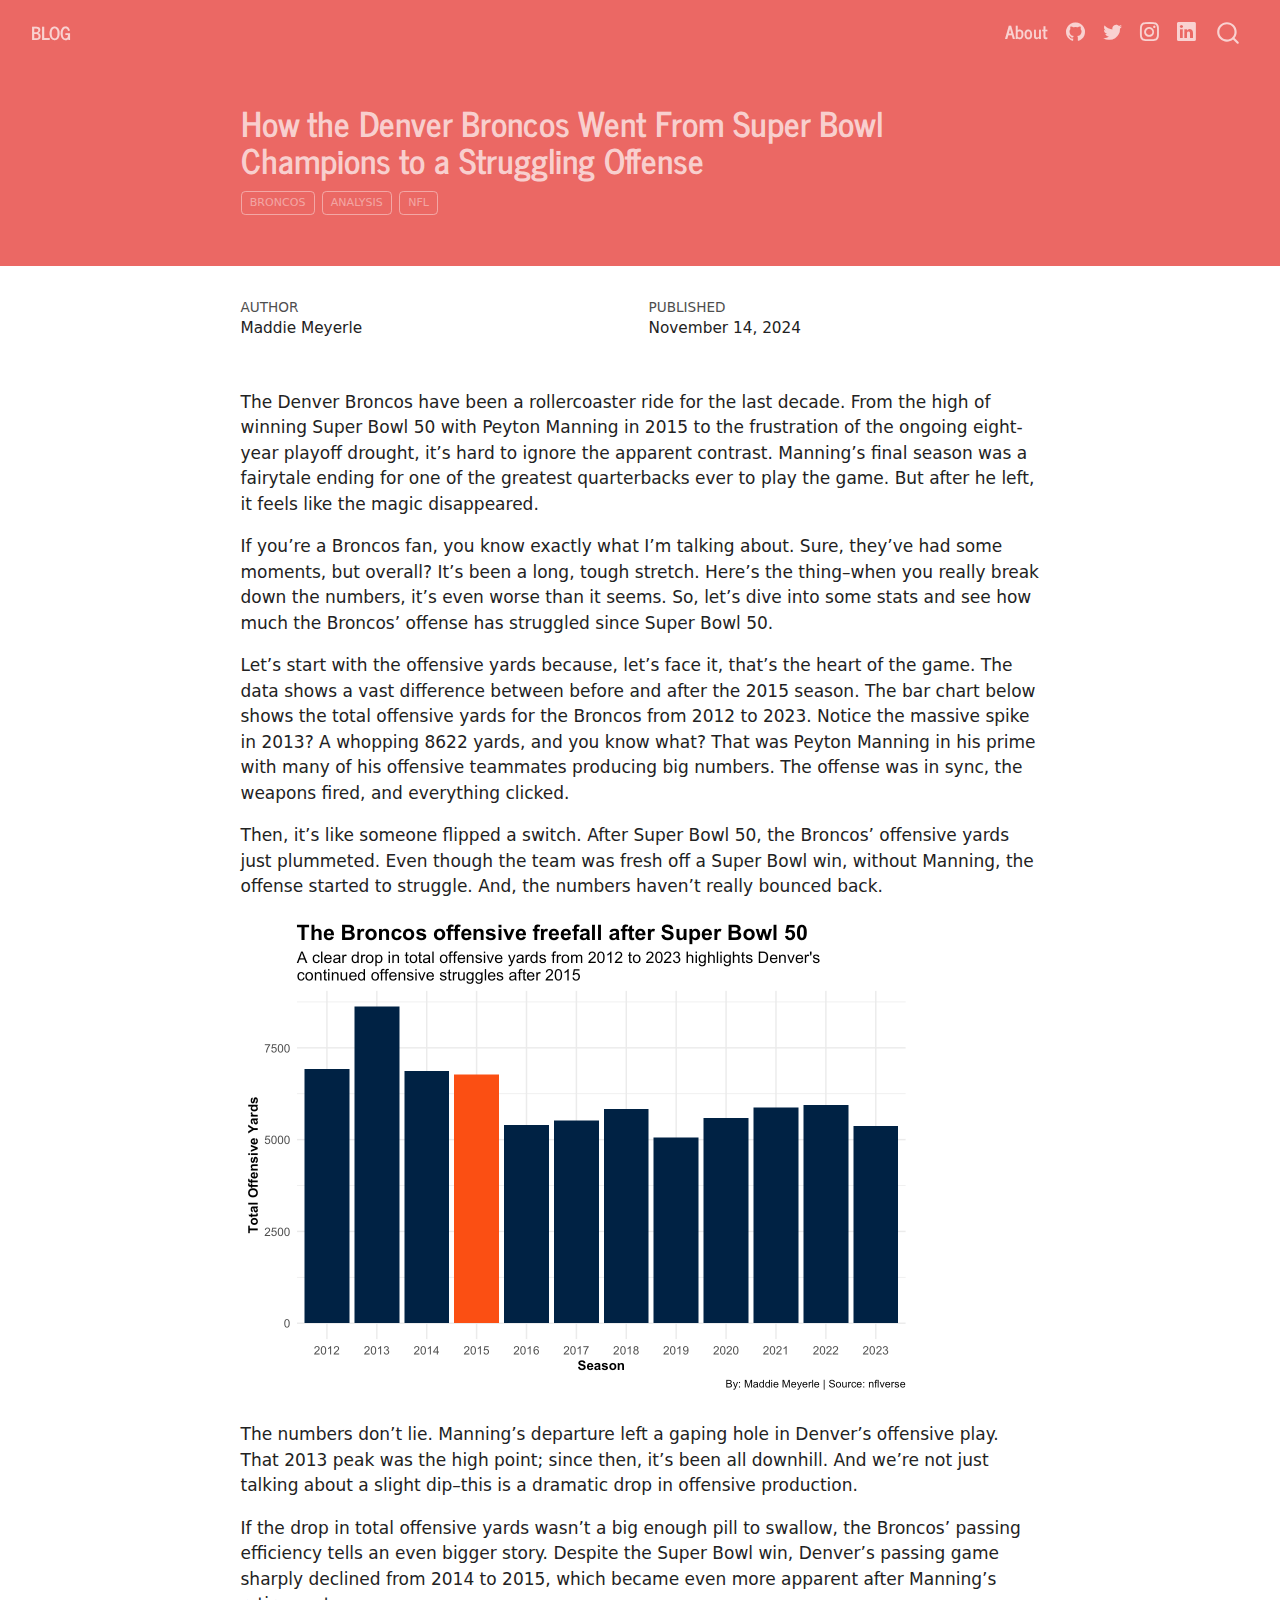
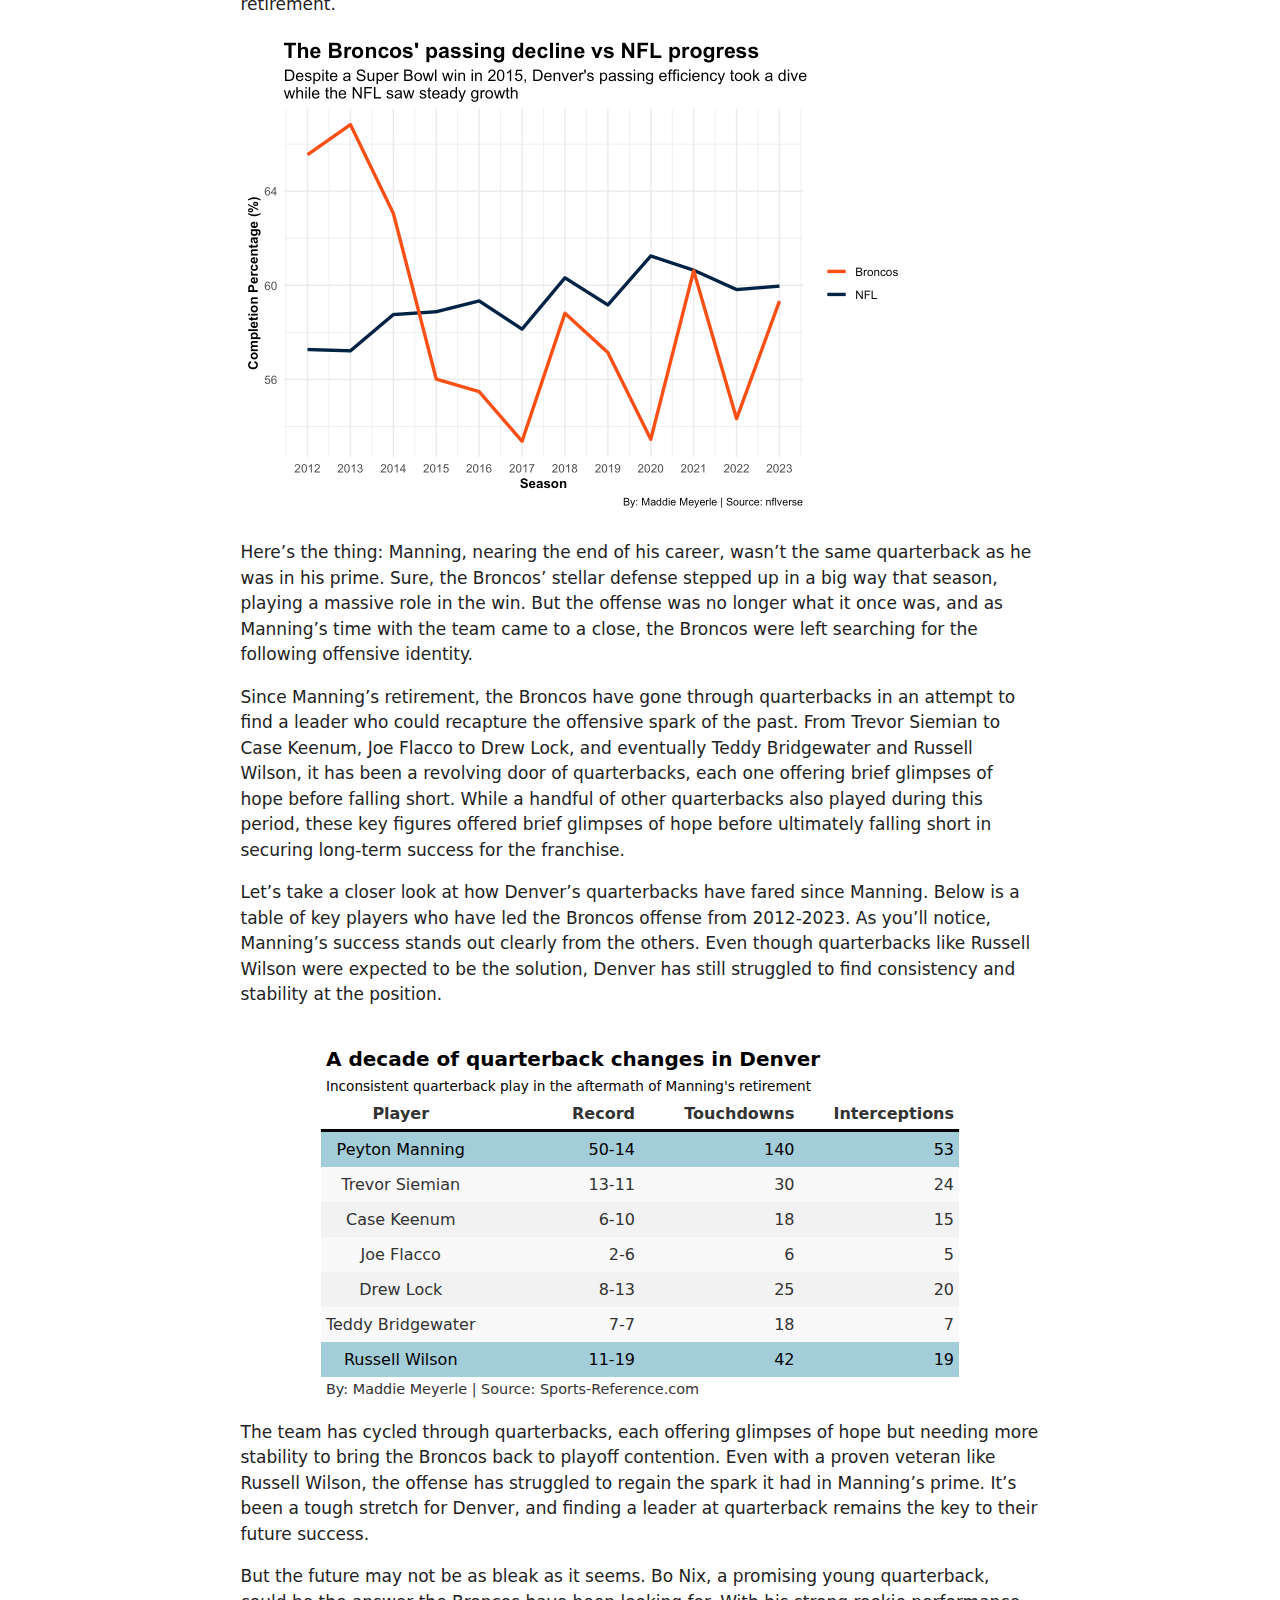
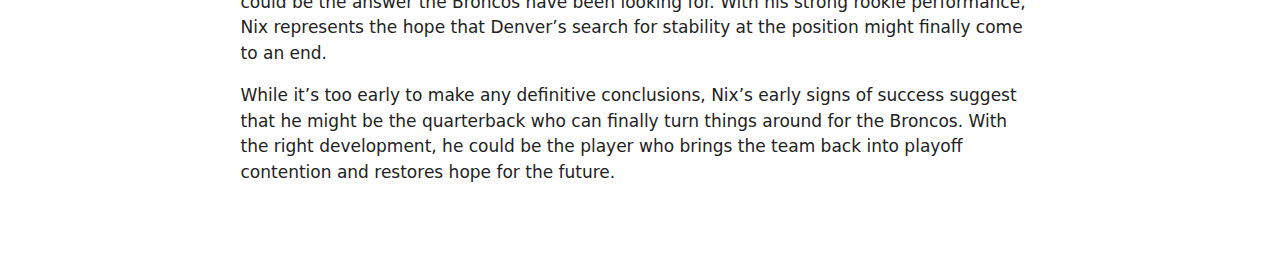
<file: posts/broncos-quarterback-analysis/index.html>
<!DOCTYPE html>
<html xmlns="http://www.w3.org/1999/xhtml" lang="en" xml:lang="en"><head>

<meta charset="utf-8">
<meta name="generator" content="quarto-1.6.32">

<meta name="viewport" content="width=device-width, initial-scale=1.0, user-scalable=yes">

<meta name="author" content="Maddie Meyerle">
<meta name="dcterms.date" content="2024-11-14">

<title>How the Denver Broncos Went From Super Bowl Champions to a Struggling Offense – Blog</title>
<style>
code{white-space: pre-wrap;}
span.smallcaps{font-variant: small-caps;}
div.columns{display: flex; gap: min(4vw, 1.5em);}
div.column{flex: auto; overflow-x: auto;}
div.hanging-indent{margin-left: 1.5em; text-indent: -1.5em;}
ul.task-list{list-style: none;}
ul.task-list li input[type="checkbox"] {
  width: 0.8em;
  margin: 0 0.8em 0.2em -1em; /* quarto-specific, see https://github.com/quarto-dev/quarto-cli/issues/4556 */ 
  vertical-align: middle;
}
</style>


<script src="../../site_libs/quarto-nav/quarto-nav.js"></script>
<script src="../../site_libs/quarto-nav/headroom.min.js"></script>
<script src="../../site_libs/clipboard/clipboard.min.js"></script>
<script src="../../site_libs/quarto-search/autocomplete.umd.js"></script>
<script src="../../site_libs/quarto-search/fuse.min.js"></script>
<script src="../../site_libs/quarto-search/quarto-search.js"></script>
<meta name="quarto:offset" content="../../">
<link href="../../graphimage.png" rel="icon" type="image/png">
<script src="../../site_libs/quarto-html/quarto.js"></script>
<script src="../../site_libs/quarto-html/popper.min.js"></script>
<script src="../../site_libs/quarto-html/tippy.umd.min.js"></script>
<script src="../../site_libs/quarto-html/anchor.min.js"></script>
<link href="../../site_libs/quarto-html/tippy.css" rel="stylesheet">
<link href="../../site_libs/quarto-html/quarto-syntax-highlighting-2486e1f0a3ee9ee1fc393803a1361cdb.css" rel="stylesheet" id="quarto-text-highlighting-styles">
<script src="../../site_libs/bootstrap/bootstrap.min.js"></script>
<link href="../../site_libs/bootstrap/bootstrap-icons.css" rel="stylesheet">
<link href="../../site_libs/bootstrap/bootstrap-242f2c3f2da4ae9ed027c2b8bcdb8395.min.css" rel="stylesheet" append-hash="true" id="quarto-bootstrap" data-mode="light">
<script id="quarto-search-options" type="application/json">{
  "location": "navbar",
  "copy-button": false,
  "collapse-after": 3,
  "panel-placement": "end",
  "type": "overlay",
  "limit": 50,
  "keyboard-shortcut": [
    "f",
    "/",
    "s"
  ],
  "show-item-context": false,
  "language": {
    "search-no-results-text": "No results",
    "search-matching-documents-text": "matching documents",
    "search-copy-link-title": "Copy link to search",
    "search-hide-matches-text": "Hide additional matches",
    "search-more-match-text": "more match in this document",
    "search-more-matches-text": "more matches in this document",
    "search-clear-button-title": "Clear",
    "search-text-placeholder": "",
    "search-detached-cancel-button-title": "Cancel",
    "search-submit-button-title": "Submit",
    "search-label": "Search"
  }
}</script>


<link rel="stylesheet" href="../../styles.css">
</head>

<body class="nav-fixed fullcontent">

<div id="quarto-search-results"></div>
  <header id="quarto-header" class="headroom fixed-top quarto-banner">
    <nav class="navbar navbar-expand-lg " data-bs-theme="dark">
      <div class="navbar-container container-fluid">
      <div class="navbar-brand-container mx-auto">
    <a class="navbar-brand" href="../../index.html">
    <span class="navbar-title">Blog</span>
    </a>
  </div>
            <div id="quarto-search" class="" title="Search"></div>
          <button class="navbar-toggler" type="button" data-bs-toggle="collapse" data-bs-target="#navbarCollapse" aria-controls="navbarCollapse" role="menu" aria-expanded="false" aria-label="Toggle navigation" onclick="if (window.quartoToggleHeadroom) { window.quartoToggleHeadroom(); }">
  <span class="navbar-toggler-icon"></span>
</button>
          <div class="collapse navbar-collapse" id="navbarCollapse">
            <ul class="navbar-nav navbar-nav-scroll ms-auto">
  <li class="nav-item">
    <a class="nav-link" href="../../about.html"> 
<span class="menu-text">About</span></a>
  </li>  
  <li class="nav-item compact">
    <a class="nav-link" href="https://github.com/maddiemeyerle/"> <i class="bi bi-github" role="img">
</i> 
<span class="menu-text"></span></a>
  </li>  
  <li class="nav-item compact">
    <a class="nav-link" href="https://x.com/mad_meyerle"> <i class="bi bi-twitter" role="img">
</i> 
<span class="menu-text"></span></a>
  </li>  
  <li class="nav-item compact">
    <a class="nav-link" href="https://www.instagram.com/maddiemeyerle/"> <i class="bi bi-instagram" role="img">
</i> 
<span class="menu-text"></span></a>
  </li>  
  <li class="nav-item compact">
    <a class="nav-link" href="https://www.linkedin.com/in/madelyn-meyerle22/"> <i class="bi bi-linkedin" role="img">
</i> 
<span class="menu-text"></span></a>
  </li>  
</ul>
          </div> <!-- /navcollapse -->
            <div class="quarto-navbar-tools">
</div>
      </div> <!-- /container-fluid -->
    </nav>
</header>
<!-- content -->
<header id="title-block-header" class="quarto-title-block default page-columns page-full">
  <div class="quarto-title-banner page-columns page-full">
    <div class="quarto-title column-body">
      <h1 class="title">How the Denver Broncos Went From Super Bowl Champions to a Struggling Offense</h1>
                                <div class="quarto-categories">
                <div class="quarto-category">broncos</div>
                <div class="quarto-category">analysis</div>
                <div class="quarto-category">nfl</div>
              </div>
                  </div>
  </div>
    
  
  <div class="quarto-title-meta">

      <div>
      <div class="quarto-title-meta-heading">Author</div>
      <div class="quarto-title-meta-contents">
               <p>Maddie Meyerle </p>
            </div>
    </div>
      
      <div>
      <div class="quarto-title-meta-heading">Published</div>
      <div class="quarto-title-meta-contents">
        <p class="date">November 14, 2024</p>
      </div>
    </div>
    
      
    </div>
    
  
  </header><div id="quarto-content" class="quarto-container page-columns page-rows-contents page-layout-article page-navbar">
<!-- sidebar -->
<!-- margin-sidebar -->
    
<!-- main -->
<main class="content quarto-banner-title-block" id="quarto-document-content">





<p>The Denver Broncos have been a rollercoaster ride for the last decade. From the high of winning Super Bowl 50 with Peyton Manning in 2015 to the frustration of the ongoing eight-year playoff drought, it’s hard to ignore the apparent contrast. Manning’s final season was a fairytale ending for one of the greatest quarterbacks ever to play the game. But after he left, it feels like the magic disappeared.</p>
<p>If you’re a Broncos fan, you know exactly what I’m talking about. Sure, they’ve had some moments, but overall? It’s been a long, tough stretch. Here’s the thing–when you really break down the numbers, it’s even worse than it seems. So, let’s dive into some stats and see how much the Broncos’ offense has struggled since Super Bowl 50.</p>
<p>Let’s start with the offensive yards because, let’s face it, that’s the heart of the game. The data shows a vast difference between before and after the 2015 season. The bar chart below shows the total offensive yards for the Broncos from 2012 to 2023. Notice the massive spike in 2013? A whopping 8622 yards, and you know what? That was Peyton Manning in his prime with many of his offensive teammates producing big numbers. The offense was in sync, the weapons fired, and everything clicked.</p>
<p>Then, it’s like someone flipped a switch. After Super Bowl 50, the Broncos’ offensive yards just plummeted. Even though the team was fresh off a Super Bowl win, without Manning, the offense started to struggle. And, the numbers haven’t really bounced back.</p>
<div class="cell">
<div class="cell-output-display">
<div>
<figure class="figure">
<p><img src="index_files/figure-html/unnamed-chunk-1-1.png" class="img-fluid figure-img" width="672"></p>
</figure>
</div>
</div>
</div>
<p>The numbers don’t lie. Manning’s departure left a gaping hole in Denver’s offensive play. That 2013 peak was the high point; since then, it’s been all downhill. And we’re not just talking about a slight dip–this is a dramatic drop in offensive production.</p>
<p>If the drop in total offensive yards wasn’t a big enough pill to swallow, the Broncos’ passing efficiency tells an even bigger story. Despite the Super Bowl win, Denver’s passing game sharply declined from 2014 to 2015, which became even more apparent after Manning’s retirement.</p>
<div class="cell">
<div class="cell-output-display">
<div>
<figure class="figure">
<p><img src="index_files/figure-html/unnamed-chunk-3-1.png" class="img-fluid figure-img" width="672"></p>
</figure>
</div>
</div>
</div>
<p>Here’s the thing: Manning, nearing the end of his career, wasn’t the same quarterback as he was in his prime. Sure, the Broncos’ stellar defense stepped up in a big way that season, playing a massive role in the win. But the offense was no longer what it once was, and as Manning’s time with the team came to a close, the Broncos were left searching for the following offensive identity.</p>
<p>Since Manning’s retirement, the Broncos have gone through quarterbacks in an attempt to find a leader who could recapture the offensive spark of the past. From Trevor Siemian to Case Keenum, Joe Flacco to Drew Lock, and eventually Teddy Bridgewater and Russell Wilson, it has been a revolving door of quarterbacks, each one offering brief glimpses of hope before falling short. While a handful of other quarterbacks also played during this period, these key figures offered brief glimpses of hope before ultimately falling short in securing long-term success for the franchise.</p>
<p>Let’s take a closer look at how Denver’s quarterbacks have fared since Manning. Below is a table of key players who have led the Broncos offense from 2012-2023. As you’ll notice, Manning’s success stands out clearly from the others. Even though quarterbacks like Russell Wilson were expected to be the solution, Denver has still struggled to find consistency and stability at the position.</p>
<div class="cell">
<div class="cell-output-display">
<div id="mqvmdoyfsx" style="padding-left:0px;padding-right:0px;padding-top:10px;padding-bottom:10px;overflow-x:auto;overflow-y:auto;width:auto;height:auto;">
<style>#mqvmdoyfsx table {
  font-family: system-ui, 'Segoe UI', Roboto, Helvetica, Arial, sans-serif, 'Apple Color Emoji', 'Segoe UI Emoji', 'Segoe UI Symbol', 'Noto Color Emoji';
  -webkit-font-smoothing: antialiased;
  -moz-osx-font-smoothing: grayscale;
}

#mqvmdoyfsx thead, #mqvmdoyfsx tbody, #mqvmdoyfsx tfoot, #mqvmdoyfsx tr, #mqvmdoyfsx td, #mqvmdoyfsx th {
  border-style: none;
}

#mqvmdoyfsx p {
  margin: 0;
  padding: 0;
}

#mqvmdoyfsx .gt_table {
  display: table;
  border-collapse: collapse;
  line-height: normal;
  margin-left: auto;
  margin-right: auto;
  color: #333333;
  font-size: 16px;
  font-weight: normal;
  font-style: none;
  background-color: #FFFFFF;
  width: auto;
  border-top-style: none;
  border-top-width: 2px;
  border-top-color: #A8A8A8;
  border-right-style: none;
  border-right-width: 2px;
  border-right-color: #D3D3D3;
  border-bottom-style: none;
  border-bottom-width: 2px;
  border-bottom-color: #A8A8A8;
  border-left-style: none;
  border-left-width: 2px;
  border-left-color: #D3D3D3;
}

#mqvmdoyfsx .gt_caption {
  padding-top: 4px;
  padding-bottom: 4px;
}

#mqvmdoyfsx .gt_title {
  color: #333333;
  font-size: 125%;
  font-weight: initial;
  padding-top: 4px;
  padding-bottom: 4px;
  padding-left: 5px;
  padding-right: 5px;
  border-bottom-color: #FFFFFF;
  border-bottom-width: 0;
}

#mqvmdoyfsx .gt_subtitle {
  color: #333333;
  font-size: 85%;
  font-weight: initial;
  padding-top: 3px;
  padding-bottom: 5px;
  padding-left: 5px;
  padding-right: 5px;
  border-top-color: #FFFFFF;
  border-top-width: 0;
}

#mqvmdoyfsx .gt_heading {
  background-color: #FFFFFF;
  text-align: center;
  border-bottom-color: #FFFFFF;
  border-left-style: none;
  border-left-width: 1px;
  border-left-color: #D3D3D3;
  border-right-style: none;
  border-right-width: 1px;
  border-right-color: #D3D3D3;
}

#mqvmdoyfsx .gt_bottom_border {
  border-bottom-style: none;
  border-bottom-width: 2px;
  border-bottom-color: #D3D3D3;
}

#mqvmdoyfsx .gt_col_headings {
  border-top-style: none;
  border-top-width: 2px;
  border-top-color: #D3D3D3;
  border-bottom-style: none;
  border-bottom-width: 2px;
  border-bottom-color: #D3D3D3;
  border-left-style: none;
  border-left-width: 1px;
  border-left-color: #D3D3D3;
  border-right-style: none;
  border-right-width: 1px;
  border-right-color: #D3D3D3;
}

#mqvmdoyfsx .gt_col_heading {
  color: #333333;
  background-color: #FFFFFF;
  font-size: 100%;
  font-weight: normal;
  text-transform: inherit;
  border-left-style: none;
  border-left-width: 1px;
  border-left-color: #D3D3D3;
  border-right-style: none;
  border-right-width: 1px;
  border-right-color: #D3D3D3;
  vertical-align: bottom;
  padding-top: 5px;
  padding-bottom: 6px;
  padding-left: 5px;
  padding-right: 5px;
  overflow-x: hidden;
}

#mqvmdoyfsx .gt_column_spanner_outer {
  color: #333333;
  background-color: #FFFFFF;
  font-size: 100%;
  font-weight: normal;
  text-transform: inherit;
  padding-top: 0;
  padding-bottom: 0;
  padding-left: 4px;
  padding-right: 4px;
}

#mqvmdoyfsx .gt_column_spanner_outer:first-child {
  padding-left: 0;
}

#mqvmdoyfsx .gt_column_spanner_outer:last-child {
  padding-right: 0;
}

#mqvmdoyfsx .gt_column_spanner {
  border-bottom-style: none;
  border-bottom-width: 2px;
  border-bottom-color: #D3D3D3;
  vertical-align: bottom;
  padding-top: 5px;
  padding-bottom: 5px;
  overflow-x: hidden;
  display: inline-block;
  width: 100%;
}

#mqvmdoyfsx .gt_spanner_row {
  border-bottom-style: hidden;
}

#mqvmdoyfsx .gt_group_heading {
  padding-top: 8px;
  padding-bottom: 8px;
  padding-left: 5px;
  padding-right: 5px;
  color: #333333;
  background-color: #FFFFFF;
  font-size: 100%;
  font-weight: initial;
  text-transform: inherit;
  border-top-style: none;
  border-top-width: 2px;
  border-top-color: #D3D3D3;
  border-bottom-style: none;
  border-bottom-width: 2px;
  border-bottom-color: #D3D3D3;
  border-left-style: none;
  border-left-width: 1px;
  border-left-color: #D3D3D3;
  border-right-style: none;
  border-right-width: 1px;
  border-right-color: #D3D3D3;
  vertical-align: middle;
  text-align: left;
}

#mqvmdoyfsx .gt_empty_group_heading {
  padding: 0.5px;
  color: #333333;
  background-color: #FFFFFF;
  font-size: 100%;
  font-weight: initial;
  border-top-style: none;
  border-top-width: 2px;
  border-top-color: #D3D3D3;
  border-bottom-style: none;
  border-bottom-width: 2px;
  border-bottom-color: #D3D3D3;
  vertical-align: middle;
}

#mqvmdoyfsx .gt_from_md > :first-child {
  margin-top: 0;
}

#mqvmdoyfsx .gt_from_md > :last-child {
  margin-bottom: 0;
}

#mqvmdoyfsx .gt_row {
  padding-top: 8px;
  padding-bottom: 8px;
  padding-left: 5px;
  padding-right: 5px;
  margin: 10px;
  border-top-style: none;
  border-top-width: 1px;
  border-top-color: #D3D3D3;
  border-left-style: none;
  border-left-width: 1px;
  border-left-color: #D3D3D3;
  border-right-style: none;
  border-right-width: 1px;
  border-right-color: #D3D3D3;
  vertical-align: middle;
  overflow-x: hidden;
}

#mqvmdoyfsx .gt_stub {
  color: #333333;
  background-color: #FFFFFF;
  font-size: 100%;
  font-weight: initial;
  text-transform: inherit;
  border-right-style: none;
  border-right-width: 2px;
  border-right-color: #D3D3D3;
  padding-left: 5px;
  padding-right: 5px;
}

#mqvmdoyfsx .gt_stub_row_group {
  color: #333333;
  background-color: #FFFFFF;
  font-size: 100%;
  font-weight: initial;
  text-transform: inherit;
  border-right-style: none;
  border-right-width: 2px;
  border-right-color: #D3D3D3;
  padding-left: 5px;
  padding-right: 5px;
  vertical-align: top;
}

#mqvmdoyfsx .gt_row_group_first td {
  border-top-width: 2px;
}

#mqvmdoyfsx .gt_row_group_first th {
  border-top-width: 2px;
}

#mqvmdoyfsx .gt_summary_row {
  color: #333333;
  background-color: #FFFFFF;
  text-transform: inherit;
  padding-top: 8px;
  padding-bottom: 8px;
  padding-left: 5px;
  padding-right: 5px;
}

#mqvmdoyfsx .gt_first_summary_row {
  border-top-style: none;
  border-top-color: #D3D3D3;
}

#mqvmdoyfsx .gt_first_summary_row.thick {
  border-top-width: 2px;
}

#mqvmdoyfsx .gt_last_summary_row {
  padding-top: 8px;
  padding-bottom: 8px;
  padding-left: 5px;
  padding-right: 5px;
  border-bottom-style: none;
  border-bottom-width: 2px;
  border-bottom-color: #D3D3D3;
}

#mqvmdoyfsx .gt_grand_summary_row {
  color: #333333;
  background-color: #FFFFFF;
  text-transform: inherit;
  padding-top: 8px;
  padding-bottom: 8px;
  padding-left: 5px;
  padding-right: 5px;
}

#mqvmdoyfsx .gt_first_grand_summary_row {
  padding-top: 8px;
  padding-bottom: 8px;
  padding-left: 5px;
  padding-right: 5px;
  border-top-style: none;
  border-top-width: 6px;
  border-top-color: #D3D3D3;
}

#mqvmdoyfsx .gt_last_grand_summary_row_top {
  padding-top: 8px;
  padding-bottom: 8px;
  padding-left: 5px;
  padding-right: 5px;
  border-bottom-style: none;
  border-bottom-width: 6px;
  border-bottom-color: #D3D3D3;
}

#mqvmdoyfsx .gt_striped {
  background-color: rgba(128, 128, 128, 0.05);
}

#mqvmdoyfsx .gt_table_body {
  border-top-style: none;
  border-top-width: 2px;
  border-top-color: #D3D3D3;
  border-bottom-style: none;
  border-bottom-width: 2px;
  border-bottom-color: #D3D3D3;
}

#mqvmdoyfsx .gt_footnotes {
  color: #333333;
  background-color: #FFFFFF;
  border-bottom-style: none;
  border-bottom-width: 2px;
  border-bottom-color: #D3D3D3;
  border-left-style: none;
  border-left-width: 2px;
  border-left-color: #D3D3D3;
  border-right-style: none;
  border-right-width: 2px;
  border-right-color: #D3D3D3;
}

#mqvmdoyfsx .gt_footnote {
  margin: 0px;
  font-size: 90%;
  padding-top: 4px;
  padding-bottom: 4px;
  padding-left: 5px;
  padding-right: 5px;
}

#mqvmdoyfsx .gt_sourcenotes {
  color: #333333;
  background-color: #FFFFFF;
  border-bottom-style: none;
  border-bottom-width: 2px;
  border-bottom-color: #D3D3D3;
  border-left-style: none;
  border-left-width: 2px;
  border-left-color: #D3D3D3;
  border-right-style: none;
  border-right-width: 2px;
  border-right-color: #D3D3D3;
}

#mqvmdoyfsx .gt_sourcenote {
  font-size: 90%;
  padding-top: 4px;
  padding-bottom: 4px;
  padding-left: 5px;
  padding-right: 5px;
}

#mqvmdoyfsx .gt_left {
  text-align: left;
}

#mqvmdoyfsx .gt_center {
  text-align: center;
}

#mqvmdoyfsx .gt_right {
  text-align: right;
  font-variant-numeric: tabular-nums;
}

#mqvmdoyfsx .gt_font_normal {
  font-weight: normal;
}

#mqvmdoyfsx .gt_font_bold {
  font-weight: bold;
}

#mqvmdoyfsx .gt_font_italic {
  font-style: italic;
}

#mqvmdoyfsx .gt_super {
  font-size: 65%;
}

#mqvmdoyfsx .gt_footnote_marks {
  font-size: 75%;
  vertical-align: 0.4em;
  position: initial;
}

#mqvmdoyfsx .gt_asterisk {
  font-size: 100%;
  vertical-align: 0;
}

#mqvmdoyfsx .gt_indent_1 {
  text-indent: 5px;
}

#mqvmdoyfsx .gt_indent_2 {
  text-indent: 10px;
}

#mqvmdoyfsx .gt_indent_3 {
  text-indent: 15px;
}

#mqvmdoyfsx .gt_indent_4 {
  text-indent: 20px;
}

#mqvmdoyfsx .gt_indent_5 {
  text-indent: 25px;
}

#mqvmdoyfsx .katex-display {
  display: inline-flex !important;
  margin-bottom: 0.75em !important;
}

#mqvmdoyfsx div.Reactable > div.rt-table > div.rt-thead > div.rt-tr.rt-tr-group-header > div.rt-th-group:after {
  height: 0px !important;
}
</style>

<table class="gt_table caption-top table table-sm table-striped small" data-quarto-postprocess="true" data-quarto-disable-processing="false" data-quarto-bootstrap="false">
<colgroup>
<col style="width: 25%">
<col style="width: 25%">
<col style="width: 25%">
<col style="width: 25%">
</colgroup>
<thead>
<tr class="gt_heading header">
<th colspan="4" class="gt_heading gt_title gt_font_normal" style="text-align: left; color: #000000; font-weight: bold;">A decade of quarterback changes in Denver</th>
</tr>
<tr class="gt_heading even">
<th colspan="4" class="gt_heading gt_subtitle gt_font_normal gt_bottom_border" style="text-align: left; color: #000000;">Inconsistent quarterback play in the aftermath of Manning's retirement</th>
</tr>
<tr class="gt_col_headings header">
<th id="Player" class="gt_col_heading gt_columns_bottom_border gt_center" data-quarto-table-cell-role="th" style="border-bottom-width: 3px; border-bottom-style: solid; border-bottom-color: #000000; font-size: 12; font-weight: bold" scope="col">Player</th>
<th id="Record" class="gt_col_heading gt_columns_bottom_border gt_right" data-quarto-table-cell-role="th" style="border-bottom-width: 3px; border-bottom-style: solid; border-bottom-color: #000000; font-size: 12; font-weight: bold" scope="col">Record</th>
<th id="Touchdowns" class="gt_col_heading gt_columns_bottom_border gt_right" data-quarto-table-cell-role="th" style="border-bottom-width: 3px; border-bottom-style: solid; border-bottom-color: #000000; font-size: 12; font-weight: bold" scope="col">Touchdowns</th>
<th id="Interceptions" class="gt_col_heading gt_columns_bottom_border gt_right" data-quarto-table-cell-role="th" style="border-bottom-width: 3px; border-bottom-style: solid; border-bottom-color: #000000; font-size: 12; font-weight: bold" scope="col">Interceptions</th>
</tr>
</thead>
<tbody class="gt_table_body">
<tr class="odd">
<td class="gt_row gt_center" headers="Player" style="background-color: #ADD8E6; color: #000000">Peyton Manning</td>
<td class="gt_row gt_right" headers="Record" style="background-color: #ADD8E6; color: #000000">50-14</td>
<td class="gt_row gt_right" headers="Total_TD" style="background-color: #ADD8E6; color: #000000">140</td>
<td class="gt_row gt_right" headers="Total_Int" style="background-color: #ADD8E6; color: #000000">53</td>
</tr>
<tr class="even">
<td class="gt_row gt_center gt_striped" headers="Player">Trevor Siemian</td>
<td class="gt_row gt_right gt_striped" headers="Record">13-11</td>
<td class="gt_row gt_right gt_striped" headers="Total_TD">30</td>
<td class="gt_row gt_right gt_striped" headers="Total_Int">24</td>
</tr>
<tr class="odd">
<td class="gt_row gt_center" headers="Player">Case Keenum</td>
<td class="gt_row gt_right" headers="Record">6-10</td>
<td class="gt_row gt_right" headers="Total_TD">18</td>
<td class="gt_row gt_right" headers="Total_Int">15</td>
</tr>
<tr class="even">
<td class="gt_row gt_center gt_striped" headers="Player">Joe Flacco</td>
<td class="gt_row gt_right gt_striped" headers="Record">2-6</td>
<td class="gt_row gt_right gt_striped" headers="Total_TD">6</td>
<td class="gt_row gt_right gt_striped" headers="Total_Int">5</td>
</tr>
<tr class="odd">
<td class="gt_row gt_center" headers="Player">Drew Lock</td>
<td class="gt_row gt_right" headers="Record">8-13</td>
<td class="gt_row gt_right" headers="Total_TD">25</td>
<td class="gt_row gt_right" headers="Total_Int">20</td>
</tr>
<tr class="even">
<td class="gt_row gt_center gt_striped" headers="Player">Teddy Bridgewater</td>
<td class="gt_row gt_right gt_striped" headers="Record">7-7</td>
<td class="gt_row gt_right gt_striped" headers="Total_TD">18</td>
<td class="gt_row gt_right gt_striped" headers="Total_Int">7</td>
</tr>
<tr class="odd">
<td class="gt_row gt_center" headers="Player" style="background-color: #ADD8E6; color: #000000">Russell Wilson</td>
<td class="gt_row gt_right" headers="Record" style="background-color: #ADD8E6; color: #000000">11-19</td>
<td class="gt_row gt_right" headers="Total_TD" style="background-color: #ADD8E6; color: #000000">42</td>
<td class="gt_row gt_right" headers="Total_Int" style="background-color: #ADD8E6; color: #000000">19</td>
</tr>
</tbody><tfoot class="gt_sourcenotes">
<tr class="odd">
<td colspan="4" class="gt_sourcenote"><p>By: Maddie Meyerle | Source: Sports-Reference.com</p></td>
</tr>
</tfoot>

</table>

</div>
</div>
</div>
<p>The team has cycled through quarterbacks, each offering glimpses of hope but needing more stability to bring the Broncos back to playoff contention. Even with a proven veteran like Russell Wilson, the offense has struggled to regain the spark it had in Manning’s prime. It’s been a tough stretch for Denver, and finding a leader at quarterback remains the key to their future success.</p>
<p>But the future may not be as bleak as it seems. Bo Nix, a promising young quarterback, could be the answer the Broncos have been looking for. With his strong rookie performance, Nix represents the hope that Denver’s search for stability at the position might finally come to an end.</p>
<p>While it’s too early to make any definitive conclusions, Nix’s early signs of success suggest that he might be the quarterback who can finally turn things around for the Broncos. With the right development, he could be the player who brings the team back into playoff contention and restores hope for the future.</p>



</main> <!-- /main -->
<script id="quarto-html-after-body" type="application/javascript">
window.document.addEventListener("DOMContentLoaded", function (event) {
  const toggleBodyColorMode = (bsSheetEl) => {
    const mode = bsSheetEl.getAttribute("data-mode");
    const bodyEl = window.document.querySelector("body");
    if (mode === "dark") {
      bodyEl.classList.add("quarto-dark");
      bodyEl.classList.remove("quarto-light");
    } else {
      bodyEl.classList.add("quarto-light");
      bodyEl.classList.remove("quarto-dark");
    }
  }
  const toggleBodyColorPrimary = () => {
    const bsSheetEl = window.document.querySelector("link#quarto-bootstrap");
    if (bsSheetEl) {
      toggleBodyColorMode(bsSheetEl);
    }
  }
  toggleBodyColorPrimary();  
  const icon = "";
  const anchorJS = new window.AnchorJS();
  anchorJS.options = {
    placement: 'right',
    icon: icon
  };
  anchorJS.add('.anchored');
  const isCodeAnnotation = (el) => {
    for (const clz of el.classList) {
      if (clz.startsWith('code-annotation-')) {                     
        return true;
      }
    }
    return false;
  }
  const onCopySuccess = function(e) {
    // button target
    const button = e.trigger;
    // don't keep focus
    button.blur();
    // flash "checked"
    button.classList.add('code-copy-button-checked');
    var currentTitle = button.getAttribute("title");
    button.setAttribute("title", "Copied!");
    let tooltip;
    if (window.bootstrap) {
      button.setAttribute("data-bs-toggle", "tooltip");
      button.setAttribute("data-bs-placement", "left");
      button.setAttribute("data-bs-title", "Copied!");
      tooltip = new bootstrap.Tooltip(button, 
        { trigger: "manual", 
          customClass: "code-copy-button-tooltip",
          offset: [0, -8]});
      tooltip.show();    
    }
    setTimeout(function() {
      if (tooltip) {
        tooltip.hide();
        button.removeAttribute("data-bs-title");
        button.removeAttribute("data-bs-toggle");
        button.removeAttribute("data-bs-placement");
      }
      button.setAttribute("title", currentTitle);
      button.classList.remove('code-copy-button-checked');
    }, 1000);
    // clear code selection
    e.clearSelection();
  }
  const getTextToCopy = function(trigger) {
      const codeEl = trigger.previousElementSibling.cloneNode(true);
      for (const childEl of codeEl.children) {
        if (isCodeAnnotation(childEl)) {
          childEl.remove();
        }
      }
      return codeEl.innerText;
  }
  const clipboard = new window.ClipboardJS('.code-copy-button:not([data-in-quarto-modal])', {
    text: getTextToCopy
  });
  clipboard.on('success', onCopySuccess);
  if (window.document.getElementById('quarto-embedded-source-code-modal')) {
    // For code content inside modals, clipBoardJS needs to be initialized with a container option
    // TODO: Check when it could be a function (https://github.com/zenorocha/clipboard.js/issues/860)
    const clipboardModal = new window.ClipboardJS('.code-copy-button[data-in-quarto-modal]', {
      text: getTextToCopy,
      container: window.document.getElementById('quarto-embedded-source-code-modal')
    });
    clipboardModal.on('success', onCopySuccess);
  }
    var localhostRegex = new RegExp(/^(?:http|https):\/\/localhost\:?[0-9]*\//);
    var mailtoRegex = new RegExp(/^mailto:/);
      var filterRegex = new RegExp('/' + window.location.host + '/');
    var isInternal = (href) => {
        return filterRegex.test(href) || localhostRegex.test(href) || mailtoRegex.test(href);
    }
    // Inspect non-navigation links and adorn them if external
 	var links = window.document.querySelectorAll('a[href]:not(.nav-link):not(.navbar-brand):not(.toc-action):not(.sidebar-link):not(.sidebar-item-toggle):not(.pagination-link):not(.no-external):not([aria-hidden]):not(.dropdown-item):not(.quarto-navigation-tool):not(.about-link)');
    for (var i=0; i<links.length; i++) {
      const link = links[i];
      if (!isInternal(link.href)) {
        // undo the damage that might have been done by quarto-nav.js in the case of
        // links that we want to consider external
        if (link.dataset.originalHref !== undefined) {
          link.href = link.dataset.originalHref;
        }
      }
    }
  function tippyHover(el, contentFn, onTriggerFn, onUntriggerFn) {
    const config = {
      allowHTML: true,
      maxWidth: 500,
      delay: 100,
      arrow: false,
      appendTo: function(el) {
          return el.parentElement;
      },
      interactive: true,
      interactiveBorder: 10,
      theme: 'quarto',
      placement: 'bottom-start',
    };
    if (contentFn) {
      config.content = contentFn;
    }
    if (onTriggerFn) {
      config.onTrigger = onTriggerFn;
    }
    if (onUntriggerFn) {
      config.onUntrigger = onUntriggerFn;
    }
    window.tippy(el, config); 
  }
  const noterefs = window.document.querySelectorAll('a[role="doc-noteref"]');
  for (var i=0; i<noterefs.length; i++) {
    const ref = noterefs[i];
    tippyHover(ref, function() {
      // use id or data attribute instead here
      let href = ref.getAttribute('data-footnote-href') || ref.getAttribute('href');
      try { href = new URL(href).hash; } catch {}
      const id = href.replace(/^#\/?/, "");
      const note = window.document.getElementById(id);
      if (note) {
        return note.innerHTML;
      } else {
        return "";
      }
    });
  }
  const xrefs = window.document.querySelectorAll('a.quarto-xref');
  const processXRef = (id, note) => {
    // Strip column container classes
    const stripColumnClz = (el) => {
      el.classList.remove("page-full", "page-columns");
      if (el.children) {
        for (const child of el.children) {
          stripColumnClz(child);
        }
      }
    }
    stripColumnClz(note)
    if (id === null || id.startsWith('sec-')) {
      // Special case sections, only their first couple elements
      const container = document.createElement("div");
      if (note.children && note.children.length > 2) {
        container.appendChild(note.children[0].cloneNode(true));
        for (let i = 1; i < note.children.length; i++) {
          const child = note.children[i];
          if (child.tagName === "P" && child.innerText === "") {
            continue;
          } else {
            container.appendChild(child.cloneNode(true));
            break;
          }
        }
        if (window.Quarto?.typesetMath) {
          window.Quarto.typesetMath(container);
        }
        return container.innerHTML
      } else {
        if (window.Quarto?.typesetMath) {
          window.Quarto.typesetMath(note);
        }
        return note.innerHTML;
      }
    } else {
      // Remove any anchor links if they are present
      const anchorLink = note.querySelector('a.anchorjs-link');
      if (anchorLink) {
        anchorLink.remove();
      }
      if (window.Quarto?.typesetMath) {
        window.Quarto.typesetMath(note);
      }
      // TODO in 1.5, we should make sure this works without a callout special case
      if (note.classList.contains("callout")) {
        return note.outerHTML;
      } else {
        return note.innerHTML;
      }
    }
  }
  for (var i=0; i<xrefs.length; i++) {
    const xref = xrefs[i];
    tippyHover(xref, undefined, function(instance) {
      instance.disable();
      let url = xref.getAttribute('href');
      let hash = undefined; 
      if (url.startsWith('#')) {
        hash = url;
      } else {
        try { hash = new URL(url).hash; } catch {}
      }
      if (hash) {
        const id = hash.replace(/^#\/?/, "");
        const note = window.document.getElementById(id);
        if (note !== null) {
          try {
            const html = processXRef(id, note.cloneNode(true));
            instance.setContent(html);
          } finally {
            instance.enable();
            instance.show();
          }
        } else {
          // See if we can fetch this
          fetch(url.split('#')[0])
          .then(res => res.text())
          .then(html => {
            const parser = new DOMParser();
            const htmlDoc = parser.parseFromString(html, "text/html");
            const note = htmlDoc.getElementById(id);
            if (note !== null) {
              const html = processXRef(id, note);
              instance.setContent(html);
            } 
          }).finally(() => {
            instance.enable();
            instance.show();
          });
        }
      } else {
        // See if we can fetch a full url (with no hash to target)
        // This is a special case and we should probably do some content thinning / targeting
        fetch(url)
        .then(res => res.text())
        .then(html => {
          const parser = new DOMParser();
          const htmlDoc = parser.parseFromString(html, "text/html");
          const note = htmlDoc.querySelector('main.content');
          if (note !== null) {
            // This should only happen for chapter cross references
            // (since there is no id in the URL)
            // remove the first header
            if (note.children.length > 0 && note.children[0].tagName === "HEADER") {
              note.children[0].remove();
            }
            const html = processXRef(null, note);
            instance.setContent(html);
          } 
        }).finally(() => {
          instance.enable();
          instance.show();
        });
      }
    }, function(instance) {
    });
  }
      let selectedAnnoteEl;
      const selectorForAnnotation = ( cell, annotation) => {
        let cellAttr = 'data-code-cell="' + cell + '"';
        let lineAttr = 'data-code-annotation="' +  annotation + '"';
        const selector = 'span[' + cellAttr + '][' + lineAttr + ']';
        return selector;
      }
      const selectCodeLines = (annoteEl) => {
        const doc = window.document;
        const targetCell = annoteEl.getAttribute("data-target-cell");
        const targetAnnotation = annoteEl.getAttribute("data-target-annotation");
        const annoteSpan = window.document.querySelector(selectorForAnnotation(targetCell, targetAnnotation));
        const lines = annoteSpan.getAttribute("data-code-lines").split(",");
        const lineIds = lines.map((line) => {
          return targetCell + "-" + line;
        })
        let top = null;
        let height = null;
        let parent = null;
        if (lineIds.length > 0) {
            //compute the position of the single el (top and bottom and make a div)
            const el = window.document.getElementById(lineIds[0]);
            top = el.offsetTop;
            height = el.offsetHeight;
            parent = el.parentElement.parentElement;
          if (lineIds.length > 1) {
            const lastEl = window.document.getElementById(lineIds[lineIds.length - 1]);
            const bottom = lastEl.offsetTop + lastEl.offsetHeight;
            height = bottom - top;
          }
          if (top !== null && height !== null && parent !== null) {
            // cook up a div (if necessary) and position it 
            let div = window.document.getElementById("code-annotation-line-highlight");
            if (div === null) {
              div = window.document.createElement("div");
              div.setAttribute("id", "code-annotation-line-highlight");
              div.style.position = 'absolute';
              parent.appendChild(div);
            }
            div.style.top = top - 2 + "px";
            div.style.height = height + 4 + "px";
            div.style.left = 0;
            let gutterDiv = window.document.getElementById("code-annotation-line-highlight-gutter");
            if (gutterDiv === null) {
              gutterDiv = window.document.createElement("div");
              gutterDiv.setAttribute("id", "code-annotation-line-highlight-gutter");
              gutterDiv.style.position = 'absolute';
              const codeCell = window.document.getElementById(targetCell);
              const gutter = codeCell.querySelector('.code-annotation-gutter');
              gutter.appendChild(gutterDiv);
            }
            gutterDiv.style.top = top - 2 + "px";
            gutterDiv.style.height = height + 4 + "px";
          }
          selectedAnnoteEl = annoteEl;
        }
      };
      const unselectCodeLines = () => {
        const elementsIds = ["code-annotation-line-highlight", "code-annotation-line-highlight-gutter"];
        elementsIds.forEach((elId) => {
          const div = window.document.getElementById(elId);
          if (div) {
            div.remove();
          }
        });
        selectedAnnoteEl = undefined;
      };
        // Handle positioning of the toggle
    window.addEventListener(
      "resize",
      throttle(() => {
        elRect = undefined;
        if (selectedAnnoteEl) {
          selectCodeLines(selectedAnnoteEl);
        }
      }, 10)
    );
    function throttle(fn, ms) {
    let throttle = false;
    let timer;
      return (...args) => {
        if(!throttle) { // first call gets through
            fn.apply(this, args);
            throttle = true;
        } else { // all the others get throttled
            if(timer) clearTimeout(timer); // cancel #2
            timer = setTimeout(() => {
              fn.apply(this, args);
              timer = throttle = false;
            }, ms);
        }
      };
    }
      // Attach click handler to the DT
      const annoteDls = window.document.querySelectorAll('dt[data-target-cell]');
      for (const annoteDlNode of annoteDls) {
        annoteDlNode.addEventListener('click', (event) => {
          const clickedEl = event.target;
          if (clickedEl !== selectedAnnoteEl) {
            unselectCodeLines();
            const activeEl = window.document.querySelector('dt[data-target-cell].code-annotation-active');
            if (activeEl) {
              activeEl.classList.remove('code-annotation-active');
            }
            selectCodeLines(clickedEl);
            clickedEl.classList.add('code-annotation-active');
          } else {
            // Unselect the line
            unselectCodeLines();
            clickedEl.classList.remove('code-annotation-active');
          }
        });
      }
  const findCites = (el) => {
    const parentEl = el.parentElement;
    if (parentEl) {
      const cites = parentEl.dataset.cites;
      if (cites) {
        return {
          el,
          cites: cites.split(' ')
        };
      } else {
        return findCites(el.parentElement)
      }
    } else {
      return undefined;
    }
  };
  var bibliorefs = window.document.querySelectorAll('a[role="doc-biblioref"]');
  for (var i=0; i<bibliorefs.length; i++) {
    const ref = bibliorefs[i];
    const citeInfo = findCites(ref);
    if (citeInfo) {
      tippyHover(citeInfo.el, function() {
        var popup = window.document.createElement('div');
        citeInfo.cites.forEach(function(cite) {
          var citeDiv = window.document.createElement('div');
          citeDiv.classList.add('hanging-indent');
          citeDiv.classList.add('csl-entry');
          var biblioDiv = window.document.getElementById('ref-' + cite);
          if (biblioDiv) {
            citeDiv.innerHTML = biblioDiv.innerHTML;
          }
          popup.appendChild(citeDiv);
        });
        return popup.innerHTML;
      });
    }
  }
});
</script>
</div> <!-- /content -->




</body></html>
</file>
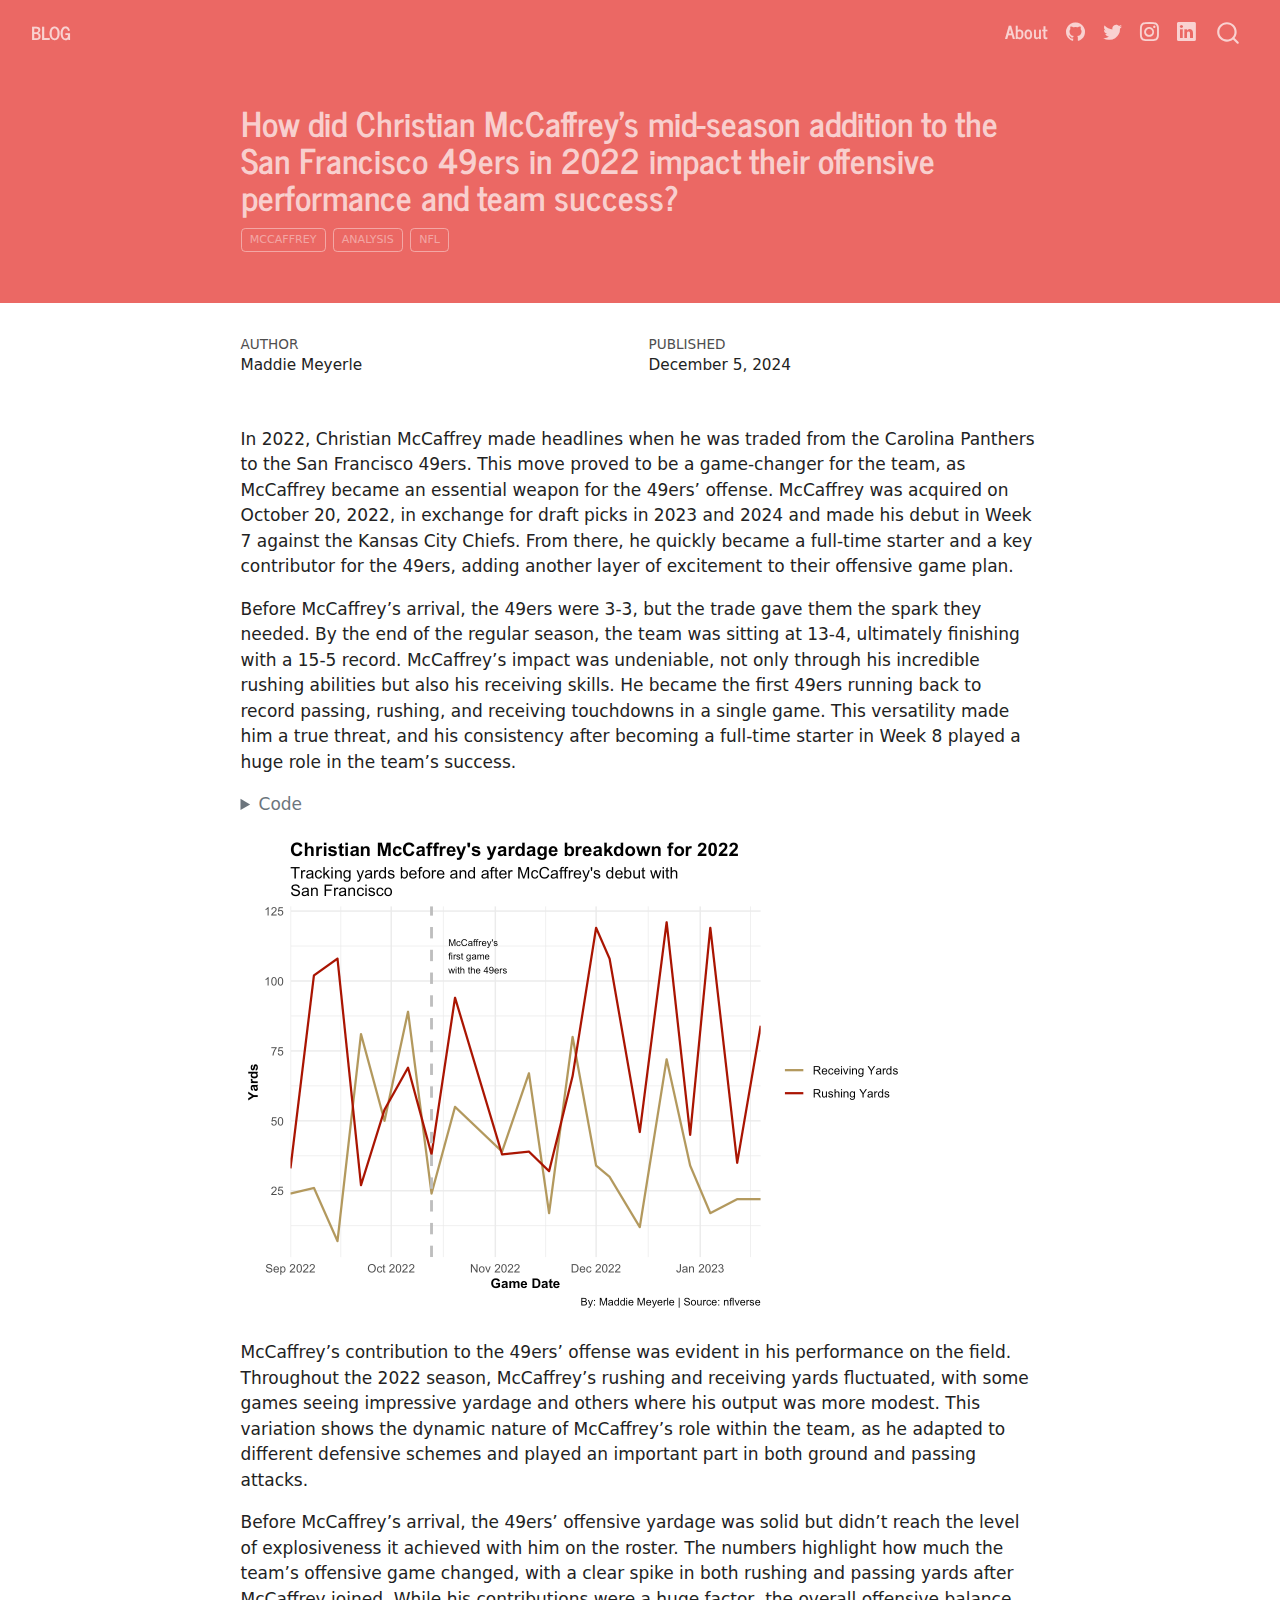
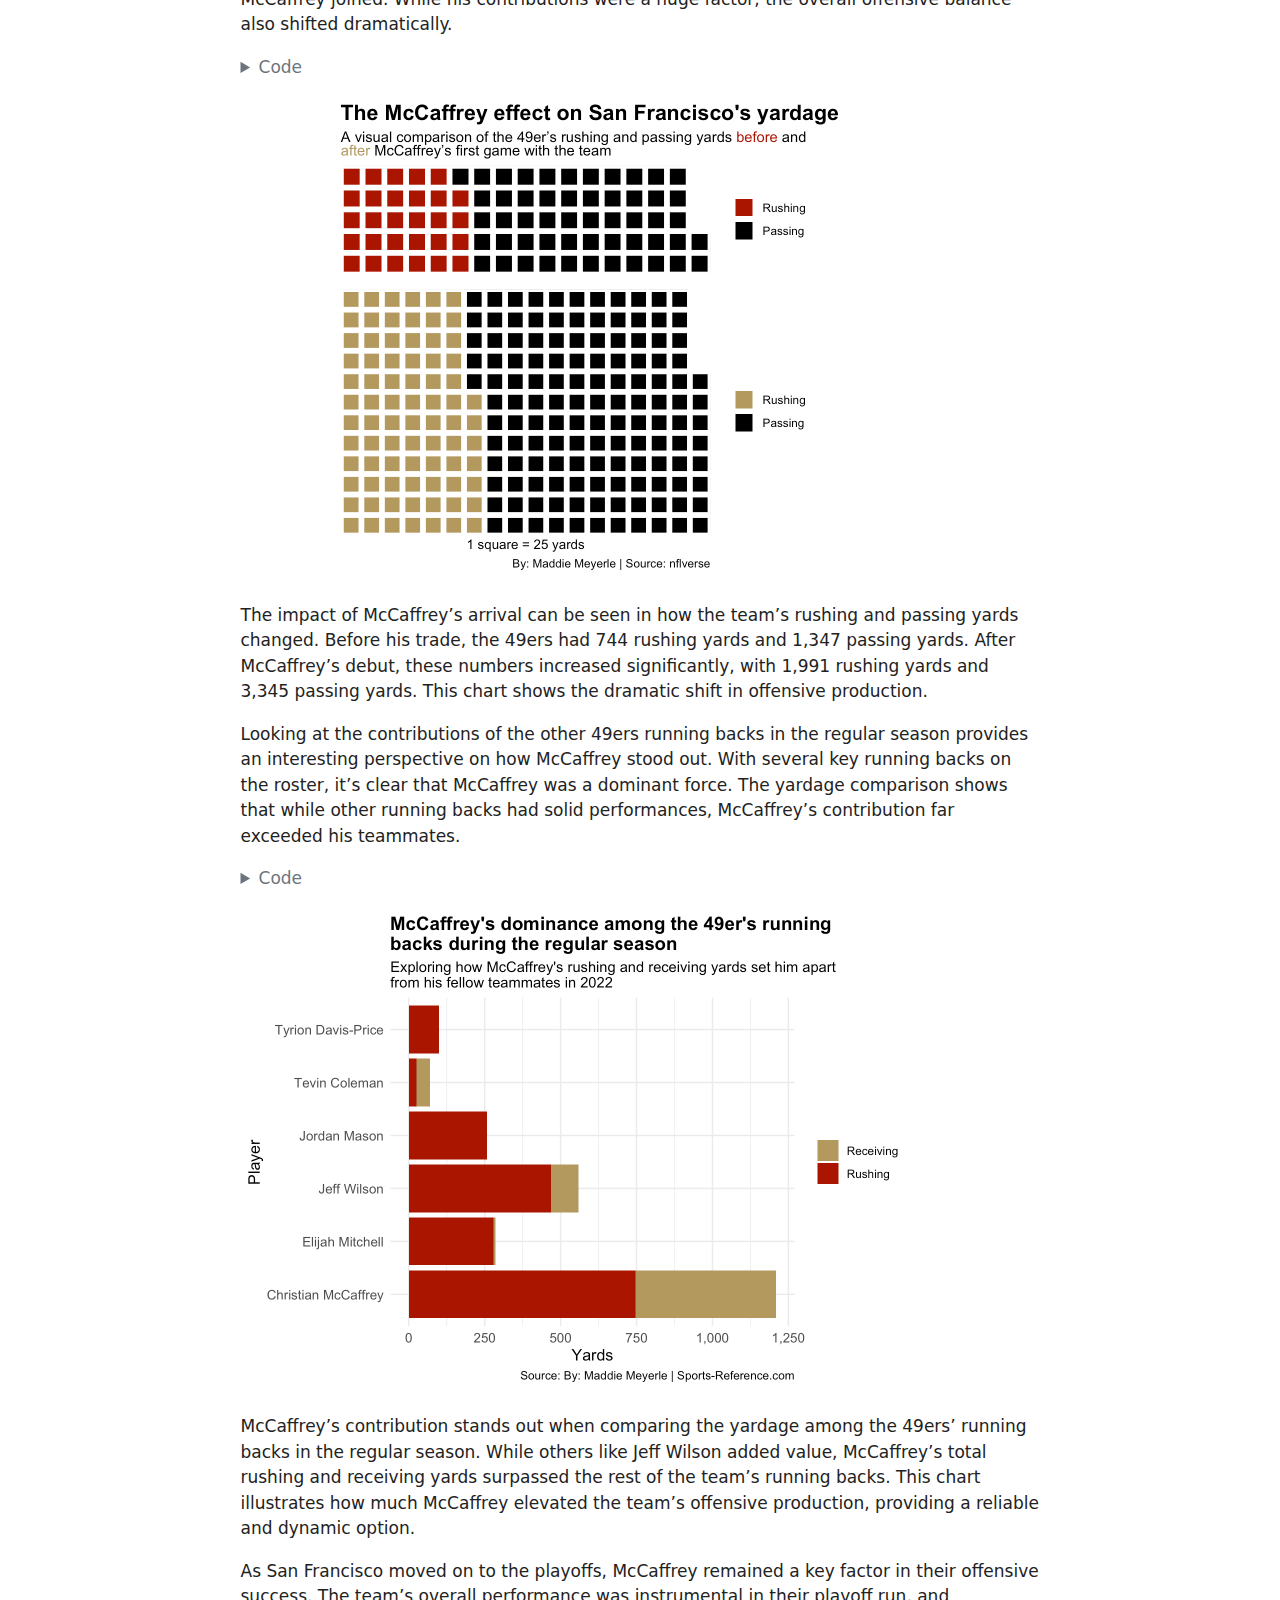
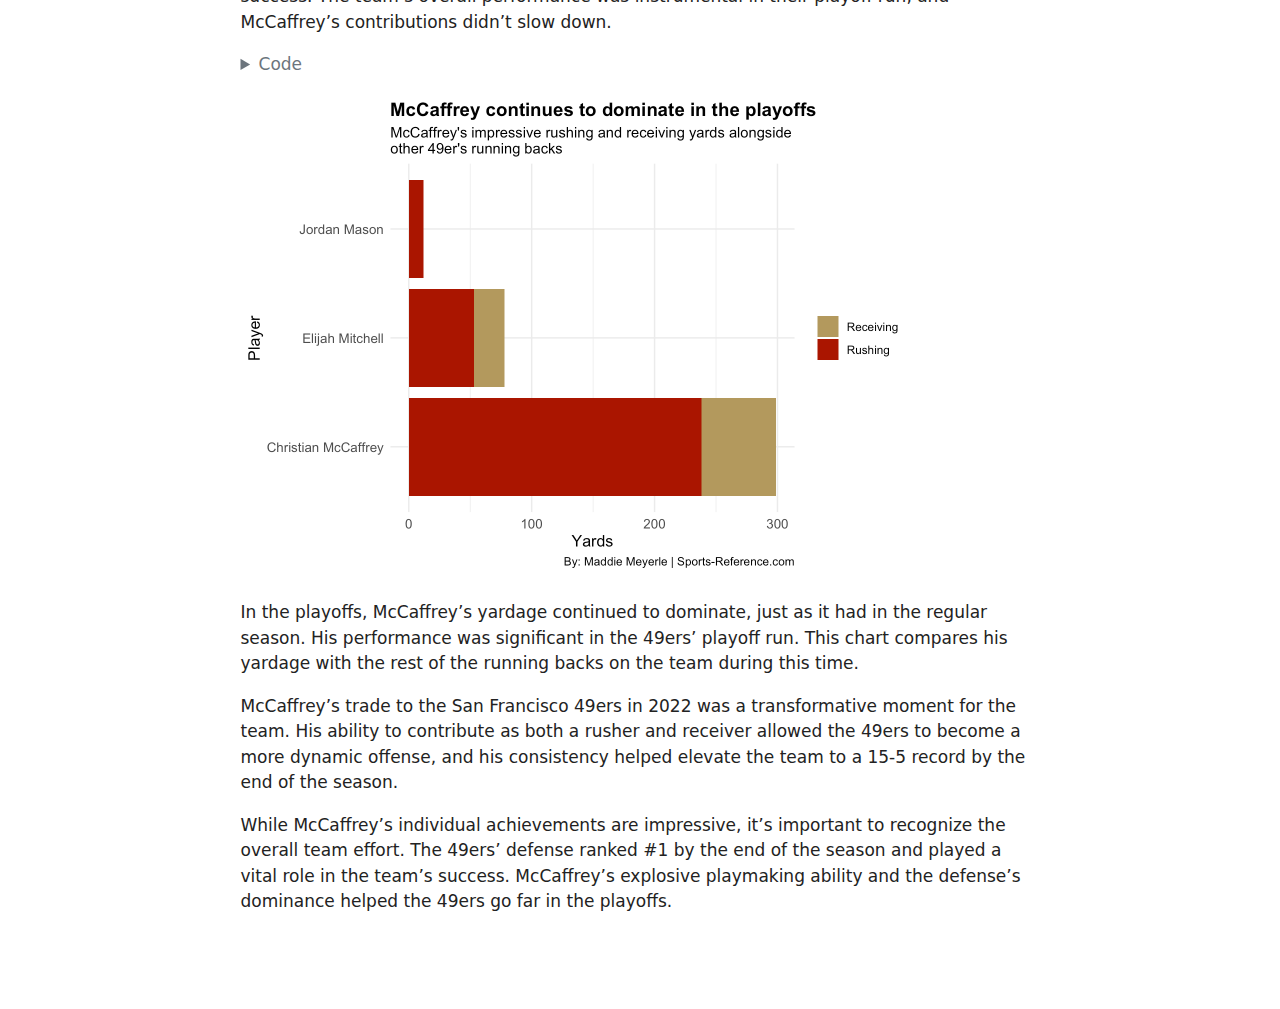
<file: posts/christian-mccaffrey-analysis/index.html>
<!DOCTYPE html>
<html xmlns="http://www.w3.org/1999/xhtml" lang="en" xml:lang="en"><head>

<meta charset="utf-8">
<meta name="generator" content="quarto-1.6.32">

<meta name="viewport" content="width=device-width, initial-scale=1.0, user-scalable=yes">

<meta name="author" content="Maddie Meyerle">
<meta name="dcterms.date" content="2024-12-05">

<title>How did Christian McCaffrey’s mid-season addition to the San Francisco 49ers in 2022 impact their offensive performance and team success? – Blog</title>
<style>
code{white-space: pre-wrap;}
span.smallcaps{font-variant: small-caps;}
div.columns{display: flex; gap: min(4vw, 1.5em);}
div.column{flex: auto; overflow-x: auto;}
div.hanging-indent{margin-left: 1.5em; text-indent: -1.5em;}
ul.task-list{list-style: none;}
ul.task-list li input[type="checkbox"] {
  width: 0.8em;
  margin: 0 0.8em 0.2em -1em; /* quarto-specific, see https://github.com/quarto-dev/quarto-cli/issues/4556 */ 
  vertical-align: middle;
}
/* CSS for syntax highlighting */
pre > code.sourceCode { white-space: pre; position: relative; }
pre > code.sourceCode > span { line-height: 1.25; }
pre > code.sourceCode > span:empty { height: 1.2em; }
.sourceCode { overflow: visible; }
code.sourceCode > span { color: inherit; text-decoration: inherit; }
div.sourceCode { margin: 1em 0; }
pre.sourceCode { margin: 0; }
@media screen {
div.sourceCode { overflow: auto; }
}
@media print {
pre > code.sourceCode { white-space: pre-wrap; }
pre > code.sourceCode > span { display: inline-block; text-indent: -5em; padding-left: 5em; }
}
pre.numberSource code
  { counter-reset: source-line 0; }
pre.numberSource code > span
  { position: relative; left: -4em; counter-increment: source-line; }
pre.numberSource code > span > a:first-child::before
  { content: counter(source-line);
    position: relative; left: -1em; text-align: right; vertical-align: baseline;
    border: none; display: inline-block;
    -webkit-touch-callout: none; -webkit-user-select: none;
    -khtml-user-select: none; -moz-user-select: none;
    -ms-user-select: none; user-select: none;
    padding: 0 4px; width: 4em;
  }
pre.numberSource { margin-left: 3em;  padding-left: 4px; }
div.sourceCode
  {   }
@media screen {
pre > code.sourceCode > span > a:first-child::before { text-decoration: underline; }
}
</style>


<script src="../../site_libs/quarto-nav/quarto-nav.js"></script>
<script src="../../site_libs/quarto-nav/headroom.min.js"></script>
<script src="../../site_libs/clipboard/clipboard.min.js"></script>
<script src="../../site_libs/quarto-search/autocomplete.umd.js"></script>
<script src="../../site_libs/quarto-search/fuse.min.js"></script>
<script src="../../site_libs/quarto-search/quarto-search.js"></script>
<meta name="quarto:offset" content="../../">
<script src="../../site_libs/quarto-html/quarto.js"></script>
<script src="../../site_libs/quarto-html/popper.min.js"></script>
<script src="../../site_libs/quarto-html/tippy.umd.min.js"></script>
<script src="../../site_libs/quarto-html/anchor.min.js"></script>
<link href="../../site_libs/quarto-html/tippy.css" rel="stylesheet">
<link href="../../site_libs/quarto-html/quarto-syntax-highlighting-2486e1f0a3ee9ee1fc393803a1361cdb.css" rel="stylesheet" id="quarto-text-highlighting-styles">
<script src="../../site_libs/bootstrap/bootstrap.min.js"></script>
<link href="../../site_libs/bootstrap/bootstrap-icons.css" rel="stylesheet">
<link href="../../site_libs/bootstrap/bootstrap-242f2c3f2da4ae9ed027c2b8bcdb8395.min.css" rel="stylesheet" append-hash="true" id="quarto-bootstrap" data-mode="light">
<script id="quarto-search-options" type="application/json">{
  "location": "navbar",
  "copy-button": false,
  "collapse-after": 3,
  "panel-placement": "end",
  "type": "overlay",
  "limit": 50,
  "keyboard-shortcut": [
    "f",
    "/",
    "s"
  ],
  "show-item-context": false,
  "language": {
    "search-no-results-text": "No results",
    "search-matching-documents-text": "matching documents",
    "search-copy-link-title": "Copy link to search",
    "search-hide-matches-text": "Hide additional matches",
    "search-more-match-text": "more match in this document",
    "search-more-matches-text": "more matches in this document",
    "search-clear-button-title": "Clear",
    "search-text-placeholder": "",
    "search-detached-cancel-button-title": "Cancel",
    "search-submit-button-title": "Submit",
    "search-label": "Search"
  }
}</script>


<link rel="stylesheet" href="../../styles.css">
</head>

<body class="nav-fixed fullcontent">

<div id="quarto-search-results"></div>
  <header id="quarto-header" class="headroom fixed-top quarto-banner">
    <nav class="navbar navbar-expand-lg " data-bs-theme="dark">
      <div class="navbar-container container-fluid">
      <div class="navbar-brand-container mx-auto">
    <a class="navbar-brand" href="../../index.html">
    <span class="navbar-title">Blog</span>
    </a>
  </div>
            <div id="quarto-search" class="" title="Search"></div>
          <button class="navbar-toggler" type="button" data-bs-toggle="collapse" data-bs-target="#navbarCollapse" aria-controls="navbarCollapse" role="menu" aria-expanded="false" aria-label="Toggle navigation" onclick="if (window.quartoToggleHeadroom) { window.quartoToggleHeadroom(); }">
  <span class="navbar-toggler-icon"></span>
</button>
          <div class="collapse navbar-collapse" id="navbarCollapse">
            <ul class="navbar-nav navbar-nav-scroll ms-auto">
  <li class="nav-item">
    <a class="nav-link" href="../../about.html"> 
<span class="menu-text">About</span></a>
  </li>  
  <li class="nav-item compact">
    <a class="nav-link" href="https://github.com/maddiemeyerle/"> <i class="bi bi-github" role="img">
</i> 
<span class="menu-text"></span></a>
  </li>  
  <li class="nav-item compact">
    <a class="nav-link" href="https://x.com/mad_meyerle"> <i class="bi bi-twitter" role="img">
</i> 
<span class="menu-text"></span></a>
  </li>  
  <li class="nav-item compact">
    <a class="nav-link" href="https://www.instagram.com/maddiemeyerle/"> <i class="bi bi-instagram" role="img">
</i> 
<span class="menu-text"></span></a>
  </li>  
  <li class="nav-item compact">
    <a class="nav-link" href="https://www.linkedin.com/in/madelyn-meyerle22/"> <i class="bi bi-linkedin" role="img">
</i> 
<span class="menu-text"></span></a>
  </li>  
</ul>
          </div> <!-- /navcollapse -->
            <div class="quarto-navbar-tools">
</div>
      </div> <!-- /container-fluid -->
    </nav>
</header>
<!-- content -->
<header id="title-block-header" class="quarto-title-block default page-columns page-full">
  <div class="quarto-title-banner page-columns page-full">
    <div class="quarto-title column-body">
      <h1 class="title">How did Christian McCaffrey’s mid-season addition to the San Francisco 49ers in 2022 impact their offensive performance and team success?</h1>
                                <div class="quarto-categories">
                <div class="quarto-category">mccaffrey</div>
                <div class="quarto-category">analysis</div>
                <div class="quarto-category">nfl</div>
              </div>
                  </div>
  </div>
    
  
  <div class="quarto-title-meta">

      <div>
      <div class="quarto-title-meta-heading">Author</div>
      <div class="quarto-title-meta-contents">
               <p>Maddie Meyerle </p>
            </div>
    </div>
      
      <div>
      <div class="quarto-title-meta-heading">Published</div>
      <div class="quarto-title-meta-contents">
        <p class="date">December 5, 2024</p>
      </div>
    </div>
    
      
    </div>
    
  
  </header><div id="quarto-content" class="quarto-container page-columns page-rows-contents page-layout-article page-navbar">
<!-- sidebar -->
<!-- margin-sidebar -->
    
<!-- main -->
<main class="content quarto-banner-title-block" id="quarto-document-content">





<p>In 2022, Christian McCaffrey made headlines when he was traded from the Carolina Panthers to the San Francisco 49ers. This move proved to be a game-changer for the team, as McCaffrey became an essential weapon for the 49ers’ offense. McCaffrey was acquired on October 20, 2022, in exchange for draft picks in 2023 and 2024 and made his debut in Week 7 against the Kansas City Chiefs. From there, he quickly became a full-time starter and a key contributor for the 49ers, adding another layer of excitement to their offensive game plan.</p>
<p>Before McCaffrey’s arrival, the 49ers were 3-3, but the trade gave them the spark they needed. By the end of the regular season, the team was sitting at 13-4, ultimately finishing with a 15-5 record. McCaffrey’s impact was undeniable, not only through his incredible rushing abilities but also his receiving skills. He became the first 49ers running back to record passing, rushing, and receiving touchdowns in a single game. This versatility made him a true threat, and his consistency after becoming a full-time starter in Week 8 played a huge role in the team’s success.</p>
<div class="cell">
<details class="code-fold">
<summary>Code</summary>
<div class="sourceCode cell-code" id="cb1"><pre class="sourceCode r code-with-copy"><code class="sourceCode r"><span id="cb1-1"><a href="#cb1-1" aria-hidden="true" tabindex="-1"></a><span class="fu">options</span>(<span class="at">repos =</span> <span class="fu">c</span>(<span class="at">CRAN =</span> <span class="st">"https://cran.rstudio.com/"</span>))</span>
<span id="cb1-2"><a href="#cb1-2" aria-hidden="true" tabindex="-1"></a><span class="fu">library</span>(nflfastR)</span>
<span id="cb1-3"><a href="#cb1-3" aria-hidden="true" tabindex="-1"></a><span class="fu">library</span>(ggplot2)</span>
<span id="cb1-4"><a href="#cb1-4" aria-hidden="true" tabindex="-1"></a><span class="fu">library</span>(tidyr)</span>
<span id="cb1-5"><a href="#cb1-5" aria-hidden="true" tabindex="-1"></a><span class="fu">library</span>(dplyr)</span>
<span id="cb1-6"><a href="#cb1-6" aria-hidden="true" tabindex="-1"></a></span>
<span id="cb1-7"><a href="#cb1-7" aria-hidden="true" tabindex="-1"></a>pbp_data <span class="ot">&lt;-</span> <span class="fu">load_pbp</span>(<span class="at">season =</span> <span class="dv">2022</span>)</span>
<span id="cb1-8"><a href="#cb1-8" aria-hidden="true" tabindex="-1"></a></span>
<span id="cb1-9"><a href="#cb1-9" aria-hidden="true" tabindex="-1"></a>mccaffrey_data <span class="ot">&lt;-</span> pbp_data <span class="sc">|&gt;</span></span>
<span id="cb1-10"><a href="#cb1-10" aria-hidden="true" tabindex="-1"></a>  <span class="fu">filter</span>(rusher <span class="sc">==</span> <span class="st">"C.McCaffrey"</span> <span class="sc">|</span> receiver <span class="sc">==</span> <span class="st">"C.McCaffrey"</span>) <span class="sc">|&gt;</span></span>
<span id="cb1-11"><a href="#cb1-11" aria-hidden="true" tabindex="-1"></a>  <span class="fu">group_by</span>(game_date) <span class="sc">|&gt;</span></span>
<span id="cb1-12"><a href="#cb1-12" aria-hidden="true" tabindex="-1"></a>  <span class="fu">summarise</span>(</span>
<span id="cb1-13"><a href="#cb1-13" aria-hidden="true" tabindex="-1"></a>    <span class="at">rushing_yards =</span> <span class="fu">sum</span>(rushing_yards, <span class="at">na.rm =</span> <span class="cn">TRUE</span>),</span>
<span id="cb1-14"><a href="#cb1-14" aria-hidden="true" tabindex="-1"></a>    <span class="at">receiving_yards =</span> <span class="fu">sum</span>(receiving_yards, <span class="at">na.rm =</span> <span class="cn">TRUE</span>)</span>
<span id="cb1-15"><a href="#cb1-15" aria-hidden="true" tabindex="-1"></a>  ) <span class="sc">|&gt;</span></span>
<span id="cb1-16"><a href="#cb1-16" aria-hidden="true" tabindex="-1"></a>  <span class="fu">pivot_longer</span>(<span class="at">cols =</span> <span class="fu">c</span>(rushing_yards, receiving_yards),</span>
<span id="cb1-17"><a href="#cb1-17" aria-hidden="true" tabindex="-1"></a>               <span class="at">names_to =</span> <span class="st">"yard_type"</span>,</span>
<span id="cb1-18"><a href="#cb1-18" aria-hidden="true" tabindex="-1"></a>               <span class="at">values_to =</span> <span class="st">"yards"</span>) <span class="sc">|&gt;</span></span>
<span id="cb1-19"><a href="#cb1-19" aria-hidden="true" tabindex="-1"></a>  <span class="fu">filter</span>(<span class="sc">!</span><span class="fu">is.na</span>(yards))</span>
<span id="cb1-20"><a href="#cb1-20" aria-hidden="true" tabindex="-1"></a></span>
<span id="cb1-21"><a href="#cb1-21" aria-hidden="true" tabindex="-1"></a>first_game <span class="ot">&lt;-</span> <span class="fu">as.Date</span>(<span class="st">"2022-10-23"</span>)</span>
<span id="cb1-22"><a href="#cb1-22" aria-hidden="true" tabindex="-1"></a></span>
<span id="cb1-23"><a href="#cb1-23" aria-hidden="true" tabindex="-1"></a>mccaffrey_data<span class="sc">$</span>game_date <span class="ot">&lt;-</span> <span class="fu">as.Date</span>(mccaffrey_data<span class="sc">$</span>game_date)</span>
<span id="cb1-24"><a href="#cb1-24" aria-hidden="true" tabindex="-1"></a></span>
<span id="cb1-25"><a href="#cb1-25" aria-hidden="true" tabindex="-1"></a>date_seq <span class="ot">&lt;-</span> <span class="fu">seq</span>(<span class="at">from =</span> <span class="fu">min</span>(mccaffrey_data<span class="sc">$</span>game_date),</span>
<span id="cb1-26"><a href="#cb1-26" aria-hidden="true" tabindex="-1"></a>                <span class="at">to =</span> <span class="fu">max</span>(mccaffrey_data<span class="sc">$</span>game_date),</span>
<span id="cb1-27"><a href="#cb1-27" aria-hidden="true" tabindex="-1"></a>                <span class="at">by =</span> <span class="st">"month"</span>)</span>
<span id="cb1-28"><a href="#cb1-28" aria-hidden="true" tabindex="-1"></a></span>
<span id="cb1-29"><a href="#cb1-29" aria-hidden="true" tabindex="-1"></a><span class="fu">ggplot</span>(mccaffrey_data, <span class="fu">aes</span>(<span class="at">x =</span> game_date, <span class="at">y =</span> yards, <span class="at">color =</span> yard_type)) <span class="sc">+</span></span>
<span id="cb1-30"><a href="#cb1-30" aria-hidden="true" tabindex="-1"></a>  <span class="fu">geom_line</span>(<span class="at">size =</span> .<span class="dv">8</span>) <span class="sc">+</span></span>
<span id="cb1-31"><a href="#cb1-31" aria-hidden="true" tabindex="-1"></a>  <span class="fu">geom_vline</span>(<span class="at">xintercept =</span> <span class="fu">as.numeric</span>(first_game), <span class="at">linetype =</span> <span class="st">"dashed"</span>, <span class="at">color =</span> <span class="st">"grey"</span>, <span class="at">size =</span> <span class="dv">1</span>) <span class="sc">+</span></span>
<span id="cb1-32"><a href="#cb1-32" aria-hidden="true" tabindex="-1"></a>  <span class="fu">annotate</span>(<span class="st">"text"</span>,</span>
<span id="cb1-33"><a href="#cb1-33" aria-hidden="true" tabindex="-1"></a>           <span class="at">x =</span> first_game <span class="sc">+</span> <span class="dv">5</span>,</span>
<span id="cb1-34"><a href="#cb1-34" aria-hidden="true" tabindex="-1"></a>           <span class="at">y =</span> <span class="fu">max</span>(mccaffrey_data<span class="sc">$</span>yards) <span class="sc">*</span> <span class="fl">0.85</span>,</span>
<span id="cb1-35"><a href="#cb1-35" aria-hidden="true" tabindex="-1"></a>           <span class="at">label =</span> <span class="st">"McCaffrey's</span><span class="sc">\n</span><span class="st">first game</span><span class="sc">\n</span><span class="st">with the 49ers"</span>,</span>
<span id="cb1-36"><a href="#cb1-36" aria-hidden="true" tabindex="-1"></a>           <span class="at">color =</span> <span class="st">"black"</span>,</span>
<span id="cb1-37"><a href="#cb1-37" aria-hidden="true" tabindex="-1"></a>           <span class="at">size =</span> <span class="fl">2.5</span>,</span>
<span id="cb1-38"><a href="#cb1-38" aria-hidden="true" tabindex="-1"></a>           <span class="at">angle =</span> <span class="dv">0</span>,</span>
<span id="cb1-39"><a href="#cb1-39" aria-hidden="true" tabindex="-1"></a>           <span class="at">hjust =</span> <span class="dv">0</span>,</span>
<span id="cb1-40"><a href="#cb1-40" aria-hidden="true" tabindex="-1"></a>           <span class="at">vjust =</span> <span class="dv">0</span>) <span class="sc">+</span></span>
<span id="cb1-41"><a href="#cb1-41" aria-hidden="true" tabindex="-1"></a>  <span class="fu">labs</span>(</span>
<span id="cb1-42"><a href="#cb1-42" aria-hidden="true" tabindex="-1"></a>    <span class="at">title =</span> <span class="st">"Christian McCaffrey's yardage breakdown for 2022"</span>,</span>
<span id="cb1-43"><a href="#cb1-43" aria-hidden="true" tabindex="-1"></a>    <span class="at">subtitle =</span> <span class="st">"Tracking yards before and after McCaffrey's debut with</span><span class="sc">\n</span><span class="st">San Francisco"</span>,</span>
<span id="cb1-44"><a href="#cb1-44" aria-hidden="true" tabindex="-1"></a>    <span class="at">caption =</span> <span class="st">"By: Maddie Meyerle | Source: nflverse"</span>,</span>
<span id="cb1-45"><a href="#cb1-45" aria-hidden="true" tabindex="-1"></a>    <span class="at">x =</span> <span class="st">"Game Date"</span>,</span>
<span id="cb1-46"><a href="#cb1-46" aria-hidden="true" tabindex="-1"></a>    <span class="at">y =</span> <span class="st">"Yards"</span>,</span>
<span id="cb1-47"><a href="#cb1-47" aria-hidden="true" tabindex="-1"></a>    <span class="at">color =</span> <span class="st">"Yard Type"</span>) <span class="sc">+</span></span>
<span id="cb1-48"><a href="#cb1-48" aria-hidden="true" tabindex="-1"></a>  <span class="fu">scale_color_manual</span>(<span class="at">values =</span> <span class="fu">c</span>(<span class="st">"receiving_yards"</span> <span class="ot">=</span> <span class="st">"#B3995D"</span>, <span class="st">"rushing_yards"</span> <span class="ot">=</span> <span class="st">"#AA0000"</span>),</span>
<span id="cb1-49"><a href="#cb1-49" aria-hidden="true" tabindex="-1"></a>                     <span class="at">labels =</span> <span class="fu">c</span>(<span class="st">"Receiving Yards"</span>, <span class="st">"Rushing Yards"</span>)) <span class="sc">+</span></span>
<span id="cb1-50"><a href="#cb1-50" aria-hidden="true" tabindex="-1"></a>  <span class="fu">scale_x_date</span>(<span class="at">breaks =</span> date_seq, <span class="at">date_labels =</span> <span class="st">"%b %Y"</span>, <span class="at">expand =</span> <span class="fu">c</span>(<span class="dv">0</span>, <span class="dv">0</span>)) <span class="sc">+</span></span>
<span id="cb1-51"><a href="#cb1-51" aria-hidden="true" tabindex="-1"></a>  <span class="fu">theme_minimal</span>() <span class="sc">+</span></span>
<span id="cb1-52"><a href="#cb1-52" aria-hidden="true" tabindex="-1"></a>  <span class="fu">theme</span>(</span>
<span id="cb1-53"><a href="#cb1-53" aria-hidden="true" tabindex="-1"></a>    <span class="at">plot.title =</span> <span class="fu">element_text</span>(<span class="at">face =</span> <span class="st">"bold"</span>, <span class="at">size =</span> <span class="dv">14</span>),</span>
<span id="cb1-54"><a href="#cb1-54" aria-hidden="true" tabindex="-1"></a>    <span class="at">plot.subtitle =</span> <span class="fu">element_text</span>(<span class="at">size =</span> <span class="dv">12</span>),</span>
<span id="cb1-55"><a href="#cb1-55" aria-hidden="true" tabindex="-1"></a>    <span class="at">plot.caption =</span> <span class="fu">element_text</span>(<span class="at">size =</span> <span class="dv">8</span>),</span>
<span id="cb1-56"><a href="#cb1-56" aria-hidden="true" tabindex="-1"></a>    <span class="at">axis.title.x =</span> <span class="fu">element_text</span>(<span class="at">size =</span> <span class="dv">10</span>, <span class="at">face =</span> <span class="st">"bold"</span>),</span>
<span id="cb1-57"><a href="#cb1-57" aria-hidden="true" tabindex="-1"></a>    <span class="at">axis.title.y =</span> <span class="fu">element_text</span>(<span class="at">size =</span> <span class="dv">10</span>, <span class="at">face =</span> <span class="st">"bold"</span>),</span>
<span id="cb1-58"><a href="#cb1-58" aria-hidden="true" tabindex="-1"></a>    <span class="at">legend.title =</span> <span class="fu">element_blank</span>()</span>
<span id="cb1-59"><a href="#cb1-59" aria-hidden="true" tabindex="-1"></a>  ) </span></code><button title="Copy to Clipboard" class="code-copy-button"><i class="bi"></i></button></pre></div>
</details>
<div class="cell-output-display">
<div>
<figure class="figure">
<p><img src="index_files/figure-html/unnamed-chunk-1-1.png" class="img-fluid figure-img" width="672"></p>
</figure>
</div>
</div>
</div>
<p>McCaffrey’s contribution to the 49ers’ offense was evident in his performance on the field. Throughout the 2022 season, McCaffrey’s rushing and receiving yards fluctuated, with some games seeing impressive yardage and others where his output was more modest. This variation shows the dynamic nature of McCaffrey’s role within the team, as he adapted to different defensive schemes and played an important part in both ground and passing attacks.</p>
<p>Before McCaffrey’s arrival, the 49ers’ offensive yardage was solid but didn’t reach the level of explosiveness it achieved with him on the roster. The numbers highlight how much the team’s offensive game changed, with a clear spike in both rushing and passing yards after McCaffrey joined. While his contributions were a huge factor, the overall offensive balance also shifted dramatically.</p>
<div class="cell">
<details class="code-fold">
<summary>Code</summary>
<div class="sourceCode cell-code" id="cb2"><pre class="sourceCode r code-with-copy"><code class="sourceCode r"><span id="cb2-1"><a href="#cb2-1" aria-hidden="true" tabindex="-1"></a><span class="fu">library</span>(waffle)</span>
<span id="cb2-2"><a href="#cb2-2" aria-hidden="true" tabindex="-1"></a><span class="fu">library</span>(ggtext)</span>
<span id="cb2-3"><a href="#cb2-3" aria-hidden="true" tabindex="-1"></a></span>
<span id="cb2-4"><a href="#cb2-4" aria-hidden="true" tabindex="-1"></a>after_date <span class="ot">&lt;-</span> <span class="fu">as.Date</span>(<span class="st">"2022-10-23"</span>)</span>
<span id="cb2-5"><a href="#cb2-5" aria-hidden="true" tabindex="-1"></a></span>
<span id="cb2-6"><a href="#cb2-6" aria-hidden="true" tabindex="-1"></a>before_data <span class="ot">&lt;-</span> pbp_data <span class="sc">|&gt;</span></span>
<span id="cb2-7"><a href="#cb2-7" aria-hidden="true" tabindex="-1"></a>  <span class="fu">filter</span>(posteam <span class="sc">==</span> <span class="st">"SF"</span> <span class="sc">&amp;</span> game_date <span class="sc">&lt;</span> after_date) <span class="sc">|&gt;</span></span>
<span id="cb2-8"><a href="#cb2-8" aria-hidden="true" tabindex="-1"></a>  <span class="fu">summarise</span>(</span>
<span id="cb2-9"><a href="#cb2-9" aria-hidden="true" tabindex="-1"></a>    <span class="at">total_rushing_yards =</span> <span class="fu">sum</span>(rushing_yards, <span class="at">na.rm =</span> <span class="cn">TRUE</span>),</span>
<span id="cb2-10"><a href="#cb2-10" aria-hidden="true" tabindex="-1"></a>    <span class="at">total_passing_yards =</span> <span class="fu">sum</span>(passing_yards, <span class="at">na.rm =</span> <span class="cn">TRUE</span>)</span>
<span id="cb2-11"><a href="#cb2-11" aria-hidden="true" tabindex="-1"></a>  )</span>
<span id="cb2-12"><a href="#cb2-12" aria-hidden="true" tabindex="-1"></a></span>
<span id="cb2-13"><a href="#cb2-13" aria-hidden="true" tabindex="-1"></a>after_data <span class="ot">&lt;-</span> pbp_data <span class="sc">|&gt;</span></span>
<span id="cb2-14"><a href="#cb2-14" aria-hidden="true" tabindex="-1"></a>  <span class="fu">filter</span>(posteam <span class="sc">==</span> <span class="st">"SF"</span> <span class="sc">&amp;</span> game_date <span class="sc">&gt;=</span> after_date) <span class="sc">|&gt;</span></span>
<span id="cb2-15"><a href="#cb2-15" aria-hidden="true" tabindex="-1"></a>  <span class="fu">summarise</span>(</span>
<span id="cb2-16"><a href="#cb2-16" aria-hidden="true" tabindex="-1"></a>    <span class="at">total_rushing_yards =</span> <span class="fu">sum</span>(rushing_yards, <span class="at">na.rm =</span> <span class="cn">TRUE</span>),</span>
<span id="cb2-17"><a href="#cb2-17" aria-hidden="true" tabindex="-1"></a>    <span class="at">total_passing_yards =</span> <span class="fu">sum</span>(passing_yards, <span class="at">na.rm =</span> <span class="cn">TRUE</span>)</span>
<span id="cb2-18"><a href="#cb2-18" aria-hidden="true" tabindex="-1"></a>  )</span>
<span id="cb2-19"><a href="#cb2-19" aria-hidden="true" tabindex="-1"></a></span>
<span id="cb2-20"><a href="#cb2-20" aria-hidden="true" tabindex="-1"></a>before <span class="ot">&lt;-</span> <span class="fu">c</span>(<span class="st">"Rushing"</span> <span class="ot">=</span> <span class="dv">744</span>, <span class="st">"Passing"</span> <span class="ot">=</span> <span class="dv">1347</span>)</span>
<span id="cb2-21"><a href="#cb2-21" aria-hidden="true" tabindex="-1"></a>after <span class="ot">&lt;-</span> <span class="fu">c</span>(<span class="st">"Rushing"</span> <span class="ot">=</span> <span class="dv">1991</span>, <span class="st">"Passing"</span> <span class="ot">=</span> <span class="dv">3345</span>)</span>
<span id="cb2-22"><a href="#cb2-22" aria-hidden="true" tabindex="-1"></a></span>
<span id="cb2-23"><a href="#cb2-23" aria-hidden="true" tabindex="-1"></a><span class="fu">iron</span>(</span>
<span id="cb2-24"><a href="#cb2-24" aria-hidden="true" tabindex="-1"></a>  <span class="fu">waffle</span>(</span>
<span id="cb2-25"><a href="#cb2-25" aria-hidden="true" tabindex="-1"></a>    before <span class="sc">/</span> <span class="dv">25</span>, </span>
<span id="cb2-26"><a href="#cb2-26" aria-hidden="true" tabindex="-1"></a>    <span class="at">rows =</span> <span class="dv">5</span>, </span>
<span id="cb2-27"><a href="#cb2-27" aria-hidden="true" tabindex="-1"></a>    <span class="at">colors =</span> <span class="fu">c</span>(<span class="st">"#AA0000"</span>, <span class="st">"black"</span>)</span>
<span id="cb2-28"><a href="#cb2-28" aria-hidden="true" tabindex="-1"></a>  ) <span class="sc">+</span></span>
<span id="cb2-29"><a href="#cb2-29" aria-hidden="true" tabindex="-1"></a>    <span class="fu">labs</span>(</span>
<span id="cb2-30"><a href="#cb2-30" aria-hidden="true" tabindex="-1"></a>      <span class="at">title =</span> <span class="st">"The McCaffrey effect on San Francisco's yardage"</span>,</span>
<span id="cb2-31"><a href="#cb2-31" aria-hidden="true" tabindex="-1"></a>      <span class="at">subtitle =</span> <span class="st">"A visual comparison of the 49er's rushing and passing yards &lt;span style='color:#AA0000'&gt;before&lt;/span&gt; and&lt;br&gt; &lt;span style='color:#B3995D'&gt;after&lt;/span&gt; McCaffrey's first game with the team"</span>,</span>
<span id="cb2-32"><a href="#cb2-32" aria-hidden="true" tabindex="-1"></a>    ) <span class="sc">+</span></span>
<span id="cb2-33"><a href="#cb2-33" aria-hidden="true" tabindex="-1"></a>    <span class="fu">theme</span>(</span>
<span id="cb2-34"><a href="#cb2-34" aria-hidden="true" tabindex="-1"></a>      <span class="at">plot.title =</span> <span class="fu">element_text</span>(<span class="at">size =</span> <span class="dv">16</span>, <span class="at">face =</span> <span class="st">"bold"</span>),</span>
<span id="cb2-35"><a href="#cb2-35" aria-hidden="true" tabindex="-1"></a>      <span class="at">axis.title =</span> <span class="fu">element_text</span>(<span class="at">size =</span> <span class="dv">10</span>),</span>
<span id="cb2-36"><a href="#cb2-36" aria-hidden="true" tabindex="-1"></a>      <span class="at">axis.title.y =</span> <span class="fu">element_blank</span>(),</span>
<span id="cb2-37"><a href="#cb2-37" aria-hidden="true" tabindex="-1"></a>      <span class="at">plot.subtitle =</span> ggtext<span class="sc">::</span><span class="fu">element_markdown</span>()</span>
<span id="cb2-38"><a href="#cb2-38" aria-hidden="true" tabindex="-1"></a>    ),</span>
<span id="cb2-39"><a href="#cb2-39" aria-hidden="true" tabindex="-1"></a>  <span class="fu">waffle</span>(</span>
<span id="cb2-40"><a href="#cb2-40" aria-hidden="true" tabindex="-1"></a>    after <span class="sc">/</span> <span class="dv">25</span>, </span>
<span id="cb2-41"><a href="#cb2-41" aria-hidden="true" tabindex="-1"></a>    <span class="at">rows =</span> <span class="dv">12</span>, </span>
<span id="cb2-42"><a href="#cb2-42" aria-hidden="true" tabindex="-1"></a>    <span class="at">colors =</span> <span class="fu">c</span>(<span class="st">"#B3995D"</span>, <span class="st">"#000000"</span>)</span>
<span id="cb2-43"><a href="#cb2-43" aria-hidden="true" tabindex="-1"></a>  ) <span class="sc">+</span></span>
<span id="cb2-44"><a href="#cb2-44" aria-hidden="true" tabindex="-1"></a>    <span class="fu">labs</span>(</span>
<span id="cb2-45"><a href="#cb2-45" aria-hidden="true" tabindex="-1"></a>      <span class="at">x =</span> <span class="st">"1 square = 25 yards"</span>,</span>
<span id="cb2-46"><a href="#cb2-46" aria-hidden="true" tabindex="-1"></a>      <span class="at">caption =</span> <span class="st">"By: Maddie Meyerle | Source: nflverse"</span></span>
<span id="cb2-47"><a href="#cb2-47" aria-hidden="true" tabindex="-1"></a>    )</span>
<span id="cb2-48"><a href="#cb2-48" aria-hidden="true" tabindex="-1"></a>)</span></code><button title="Copy to Clipboard" class="code-copy-button"><i class="bi"></i></button></pre></div>
</details>
<div class="cell-output-display">
<div>
<figure class="figure">
<p><img src="index_files/figure-html/unnamed-chunk-2-1.png" class="img-fluid figure-img" width="672"></p>
</figure>
</div>
</div>
</div>
<p>The impact of McCaffrey’s arrival can be seen in how the team’s rushing and passing yards changed. Before his trade, the 49ers had 744 rushing yards and 1,347 passing yards. After McCaffrey’s debut, these numbers increased significantly, with 1,991 rushing yards and 3,345 passing yards. This chart shows the dramatic shift in offensive production.</p>
<p>Looking at the contributions of the other 49ers running backs in the regular season provides an interesting perspective on how McCaffrey stood out. With several key running backs on the roster, it’s clear that McCaffrey was a dominant force. The yardage comparison shows that while other running backs had solid performances, McCaffrey’s contribution far exceeded his teammates.</p>
<div class="cell">
<details class="code-fold">
<summary>Code</summary>
<div class="sourceCode cell-code" id="cb3"><pre class="sourceCode r code-with-copy"><code class="sourceCode r"><span id="cb3-1"><a href="#cb3-1" aria-hidden="true" tabindex="-1"></a><span class="fu">library</span>(tidyverse)</span>
<span id="cb3-2"><a href="#cb3-2" aria-hidden="true" tabindex="-1"></a><span class="fu">library</span>(scales)</span>
<span id="cb3-3"><a href="#cb3-3" aria-hidden="true" tabindex="-1"></a></span>
<span id="cb3-4"><a href="#cb3-4" aria-hidden="true" tabindex="-1"></a>runningbacks <span class="ot">&lt;-</span> </span>
<span id="cb3-5"><a href="#cb3-5" aria-hidden="true" tabindex="-1"></a>  <span class="fu">read_csv</span>(<span class="st">"data/niners2022.csv"</span>)</span>
<span id="cb3-6"><a href="#cb3-6" aria-hidden="true" tabindex="-1"></a></span>
<span id="cb3-7"><a href="#cb3-7" aria-hidden="true" tabindex="-1"></a>players_of_interest <span class="ot">&lt;-</span> <span class="fu">c</span>(<span class="st">"Christian McCaffrey"</span>, <span class="st">"Jeff Wilson"</span>, <span class="st">"Elijah Mitchell"</span>, <span class="st">"Jordan Mason"</span>, <span class="st">"Tyrion Davis-Price"</span>, <span class="st">"Tevin Coleman"</span>)</span>
<span id="cb3-8"><a href="#cb3-8" aria-hidden="true" tabindex="-1"></a></span>
<span id="cb3-9"><a href="#cb3-9" aria-hidden="true" tabindex="-1"></a>filtered_rb <span class="ot">&lt;-</span> runningbacks <span class="sc">|&gt;</span></span>
<span id="cb3-10"><a href="#cb3-10" aria-hidden="true" tabindex="-1"></a>  <span class="fu">filter</span>(Player <span class="sc">%in%</span> players_of_interest) <span class="sc">|&gt;</span></span>
<span id="cb3-11"><a href="#cb3-11" aria-hidden="true" tabindex="-1"></a>  <span class="fu">select</span>(Player, RushYds, RecYds)</span>
<span id="cb3-12"><a href="#cb3-12" aria-hidden="true" tabindex="-1"></a></span>
<span id="cb3-13"><a href="#cb3-13" aria-hidden="true" tabindex="-1"></a>long_data <span class="ot">&lt;-</span> filtered_rb <span class="sc">|&gt;</span></span>
<span id="cb3-14"><a href="#cb3-14" aria-hidden="true" tabindex="-1"></a>  <span class="fu">pivot_longer</span>(</span>
<span id="cb3-15"><a href="#cb3-15" aria-hidden="true" tabindex="-1"></a>    <span class="at">cols =</span> <span class="fu">c</span>(<span class="st">"RushYds"</span>, <span class="st">"RecYds"</span>),</span>
<span id="cb3-16"><a href="#cb3-16" aria-hidden="true" tabindex="-1"></a>    <span class="at">names_to =</span> <span class="st">"Yard_Type"</span>,</span>
<span id="cb3-17"><a href="#cb3-17" aria-hidden="true" tabindex="-1"></a>    <span class="at">values_to =</span> <span class="st">"Yards"</span></span>
<span id="cb3-18"><a href="#cb3-18" aria-hidden="true" tabindex="-1"></a>  )</span>
<span id="cb3-19"><a href="#cb3-19" aria-hidden="true" tabindex="-1"></a></span>
<span id="cb3-20"><a href="#cb3-20" aria-hidden="true" tabindex="-1"></a><span class="fu">ggplot</span>(long_data, <span class="fu">aes</span>(</span>
<span id="cb3-21"><a href="#cb3-21" aria-hidden="true" tabindex="-1"></a>  <span class="at">x =</span> Player,</span>
<span id="cb3-22"><a href="#cb3-22" aria-hidden="true" tabindex="-1"></a>  <span class="at">y =</span> Yards,</span>
<span id="cb3-23"><a href="#cb3-23" aria-hidden="true" tabindex="-1"></a>  <span class="at">fill =</span> Yard_Type</span>
<span id="cb3-24"><a href="#cb3-24" aria-hidden="true" tabindex="-1"></a>)) <span class="sc">+</span></span>
<span id="cb3-25"><a href="#cb3-25" aria-hidden="true" tabindex="-1"></a>  <span class="fu">geom_bar</span>(<span class="at">stat =</span> <span class="st">"identity"</span>) <span class="sc">+</span></span>
<span id="cb3-26"><a href="#cb3-26" aria-hidden="true" tabindex="-1"></a>  <span class="fu">coord_flip</span>() <span class="sc">+</span></span>
<span id="cb3-27"><a href="#cb3-27" aria-hidden="true" tabindex="-1"></a>  <span class="fu">labs</span>(</span>
<span id="cb3-28"><a href="#cb3-28" aria-hidden="true" tabindex="-1"></a>    <span class="at">title =</span> <span class="st">"McCaffrey's dominance among the 49er's running</span><span class="sc">\n</span><span class="st">backs during the regular season"</span>,</span>
<span id="cb3-29"><a href="#cb3-29" aria-hidden="true" tabindex="-1"></a>    <span class="at">subtitle =</span> <span class="st">"Exploring how McCaffrey's rushing and receiving yards set him apart</span><span class="sc">\n</span><span class="st">from his fellow teammates in 2022"</span>,</span>
<span id="cb3-30"><a href="#cb3-30" aria-hidden="true" tabindex="-1"></a>    <span class="at">caption =</span> <span class="st">"Source: By: Maddie Meyerle | Sports-Reference.com"</span>,</span>
<span id="cb3-31"><a href="#cb3-31" aria-hidden="true" tabindex="-1"></a>    <span class="at">x =</span> <span class="st">"Player"</span>,</span>
<span id="cb3-32"><a href="#cb3-32" aria-hidden="true" tabindex="-1"></a>    <span class="at">y =</span> <span class="st">"Yards"</span>,</span>
<span id="cb3-33"><a href="#cb3-33" aria-hidden="true" tabindex="-1"></a>    <span class="at">fill =</span> <span class="st">"Yard Type"</span></span>
<span id="cb3-34"><a href="#cb3-34" aria-hidden="true" tabindex="-1"></a>  ) <span class="sc">+</span></span>
<span id="cb3-35"><a href="#cb3-35" aria-hidden="true" tabindex="-1"></a>  <span class="fu">scale_fill_manual</span>(<span class="at">values =</span> <span class="fu">c</span>(<span class="st">"RushYds"</span> <span class="ot">=</span> <span class="st">"#AA0000"</span>, <span class="st">"RecYds"</span> <span class="ot">=</span> <span class="st">"#B3995D"</span>),</span>
<span id="cb3-36"><a href="#cb3-36" aria-hidden="true" tabindex="-1"></a>                    <span class="at">labels =</span> <span class="fu">c</span>(<span class="st">"RushYds"</span> <span class="ot">=</span> <span class="st">"Rushing"</span>, <span class="st">"RecYds"</span> <span class="ot">=</span> <span class="st">"Receiving"</span>)) <span class="sc">+</span></span>
<span id="cb3-37"><a href="#cb3-37" aria-hidden="true" tabindex="-1"></a>  <span class="fu">scale_y_continuous</span>(<span class="at">labels =</span> comma) <span class="sc">+</span></span>
<span id="cb3-38"><a href="#cb3-38" aria-hidden="true" tabindex="-1"></a>  <span class="fu">theme_minimal</span>() <span class="sc">+</span></span>
<span id="cb3-39"><a href="#cb3-39" aria-hidden="true" tabindex="-1"></a>  <span class="fu">theme</span>(</span>
<span id="cb3-40"><a href="#cb3-40" aria-hidden="true" tabindex="-1"></a>    <span class="at">plot.title =</span> <span class="fu">element_text</span>(<span class="at">face =</span> <span class="st">"bold"</span>, <span class="at">size =</span> <span class="dv">14</span>),</span>
<span id="cb3-41"><a href="#cb3-41" aria-hidden="true" tabindex="-1"></a>    <span class="at">axis.title =</span> <span class="fu">element_text</span>(<span class="at">size =</span> <span class="dv">12</span>),</span>
<span id="cb3-42"><a href="#cb3-42" aria-hidden="true" tabindex="-1"></a>    <span class="at">legend.title =</span> <span class="fu">element_blank</span>(),</span>
<span id="cb3-43"><a href="#cb3-43" aria-hidden="true" tabindex="-1"></a>    <span class="at">axis.text =</span> <span class="fu">element_text</span>(<span class="at">size =</span> <span class="dv">10</span>)</span>
<span id="cb3-44"><a href="#cb3-44" aria-hidden="true" tabindex="-1"></a>  )</span></code><button title="Copy to Clipboard" class="code-copy-button"><i class="bi"></i></button></pre></div>
</details>
<div class="cell-output-display">
<div>
<figure class="figure">
<p><img src="index_files/figure-html/unnamed-chunk-3-1.png" class="img-fluid figure-img" width="672"></p>
</figure>
</div>
</div>
</div>
<p>McCaffrey’s contribution stands out when comparing the yardage among the 49ers’ running backs in the regular season. While others like Jeff Wilson added value, McCaffrey’s total rushing and receiving yards surpassed the rest of the team’s running backs. This chart illustrates how much McCaffrey elevated the team’s offensive production, providing a reliable and dynamic option.</p>
<p>As San Francisco moved on to the playoffs, McCaffrey remained a key factor in their offensive success. The team’s overall performance was instrumental in their playoff run, and McCaffrey’s contributions didn’t slow down.</p>
<div class="cell">
<details class="code-fold">
<summary>Code</summary>
<div class="sourceCode cell-code" id="cb4"><pre class="sourceCode r code-with-copy"><code class="sourceCode r"><span id="cb4-1"><a href="#cb4-1" aria-hidden="true" tabindex="-1"></a>playoffs <span class="ot">&lt;-</span> </span>
<span id="cb4-2"><a href="#cb4-2" aria-hidden="true" tabindex="-1"></a>  <span class="fu">read_csv</span>(<span class="st">"data/playoff2022.csv"</span>)</span>
<span id="cb4-3"><a href="#cb4-3" aria-hidden="true" tabindex="-1"></a></span>
<span id="cb4-4"><a href="#cb4-4" aria-hidden="true" tabindex="-1"></a>players_of_interest <span class="ot">&lt;-</span> <span class="fu">c</span>(<span class="st">"Christian McCaffrey"</span>, <span class="st">"Elijah Mitchell"</span>, <span class="st">"Jordan Mason"</span>)</span>
<span id="cb4-5"><a href="#cb4-5" aria-hidden="true" tabindex="-1"></a></span>
<span id="cb4-6"><a href="#cb4-6" aria-hidden="true" tabindex="-1"></a>filtered_playoffs <span class="ot">&lt;-</span> playoffs <span class="sc">|&gt;</span></span>
<span id="cb4-7"><a href="#cb4-7" aria-hidden="true" tabindex="-1"></a>  <span class="fu">filter</span>(Player <span class="sc">%in%</span> players_of_interest) <span class="sc">|&gt;</span></span>
<span id="cb4-8"><a href="#cb4-8" aria-hidden="true" tabindex="-1"></a>  <span class="fu">select</span>(Player, RushYds, RecYds)</span>
<span id="cb4-9"><a href="#cb4-9" aria-hidden="true" tabindex="-1"></a></span>
<span id="cb4-10"><a href="#cb4-10" aria-hidden="true" tabindex="-1"></a>long_data <span class="ot">&lt;-</span> filtered_playoffs <span class="sc">|&gt;</span></span>
<span id="cb4-11"><a href="#cb4-11" aria-hidden="true" tabindex="-1"></a>  <span class="fu">pivot_longer</span>(</span>
<span id="cb4-12"><a href="#cb4-12" aria-hidden="true" tabindex="-1"></a>    <span class="at">cols =</span> <span class="fu">c</span>(<span class="st">"RushYds"</span>, <span class="st">"RecYds"</span>),</span>
<span id="cb4-13"><a href="#cb4-13" aria-hidden="true" tabindex="-1"></a>    <span class="at">names_to =</span> <span class="st">"Yard_Type"</span>,</span>
<span id="cb4-14"><a href="#cb4-14" aria-hidden="true" tabindex="-1"></a>    <span class="at">values_to =</span> <span class="st">"Yards"</span></span>
<span id="cb4-15"><a href="#cb4-15" aria-hidden="true" tabindex="-1"></a>  )</span>
<span id="cb4-16"><a href="#cb4-16" aria-hidden="true" tabindex="-1"></a></span>
<span id="cb4-17"><a href="#cb4-17" aria-hidden="true" tabindex="-1"></a><span class="fu">ggplot</span>(long_data, <span class="fu">aes</span>(</span>
<span id="cb4-18"><a href="#cb4-18" aria-hidden="true" tabindex="-1"></a>  <span class="at">x =</span> Player,</span>
<span id="cb4-19"><a href="#cb4-19" aria-hidden="true" tabindex="-1"></a>  <span class="at">y =</span> Yards,</span>
<span id="cb4-20"><a href="#cb4-20" aria-hidden="true" tabindex="-1"></a>  <span class="at">fill =</span> Yard_Type</span>
<span id="cb4-21"><a href="#cb4-21" aria-hidden="true" tabindex="-1"></a>)) <span class="sc">+</span></span>
<span id="cb4-22"><a href="#cb4-22" aria-hidden="true" tabindex="-1"></a>  <span class="fu">geom_bar</span>(<span class="at">stat =</span> <span class="st">"identity"</span>) <span class="sc">+</span></span>
<span id="cb4-23"><a href="#cb4-23" aria-hidden="true" tabindex="-1"></a>  <span class="fu">coord_flip</span>() <span class="sc">+</span></span>
<span id="cb4-24"><a href="#cb4-24" aria-hidden="true" tabindex="-1"></a>  <span class="fu">labs</span>(</span>
<span id="cb4-25"><a href="#cb4-25" aria-hidden="true" tabindex="-1"></a>    <span class="at">title =</span> <span class="st">"McCaffrey continues to dominate in the playoffs"</span>,</span>
<span id="cb4-26"><a href="#cb4-26" aria-hidden="true" tabindex="-1"></a>    <span class="at">subtitle =</span> <span class="st">"McCaffrey's impressive rushing and receiving yards alongside</span><span class="sc">\n</span><span class="st">other 49er's running backs"</span>,</span>
<span id="cb4-27"><a href="#cb4-27" aria-hidden="true" tabindex="-1"></a>    <span class="at">caption =</span> <span class="st">"By: Maddie Meyerle | Sports-Reference.com"</span>,</span>
<span id="cb4-28"><a href="#cb4-28" aria-hidden="true" tabindex="-1"></a>    <span class="at">x =</span> <span class="st">"Player"</span>,</span>
<span id="cb4-29"><a href="#cb4-29" aria-hidden="true" tabindex="-1"></a>    <span class="at">y =</span> <span class="st">"Yards"</span>,</span>
<span id="cb4-30"><a href="#cb4-30" aria-hidden="true" tabindex="-1"></a>    <span class="at">fill =</span> <span class="st">"Yard Type"</span></span>
<span id="cb4-31"><a href="#cb4-31" aria-hidden="true" tabindex="-1"></a>  ) <span class="sc">+</span></span>
<span id="cb4-32"><a href="#cb4-32" aria-hidden="true" tabindex="-1"></a>  <span class="fu">scale_fill_manual</span>(<span class="at">values =</span> <span class="fu">c</span>(<span class="st">"RushYds"</span> <span class="ot">=</span> <span class="st">"#AA0000"</span>, <span class="st">"RecYds"</span> <span class="ot">=</span> <span class="st">"#B3995D"</span>),</span>
<span id="cb4-33"><a href="#cb4-33" aria-hidden="true" tabindex="-1"></a>                    <span class="at">labels =</span> <span class="fu">c</span>(<span class="st">"RushYds"</span> <span class="ot">=</span> <span class="st">"Rushing"</span>, <span class="st">"RecYds"</span> <span class="ot">=</span> <span class="st">"Receiving"</span>)) <span class="sc">+</span></span>
<span id="cb4-34"><a href="#cb4-34" aria-hidden="true" tabindex="-1"></a>  <span class="fu">theme_minimal</span>() <span class="sc">+</span></span>
<span id="cb4-35"><a href="#cb4-35" aria-hidden="true" tabindex="-1"></a>  <span class="fu">theme</span>(</span>
<span id="cb4-36"><a href="#cb4-36" aria-hidden="true" tabindex="-1"></a>    <span class="at">plot.title =</span> <span class="fu">element_text</span>(<span class="at">face =</span> <span class="st">"bold"</span>, <span class="at">size =</span> <span class="dv">14</span>),</span>
<span id="cb4-37"><a href="#cb4-37" aria-hidden="true" tabindex="-1"></a>    <span class="at">axis.title =</span> <span class="fu">element_text</span>(<span class="at">size =</span> <span class="dv">12</span>),</span>
<span id="cb4-38"><a href="#cb4-38" aria-hidden="true" tabindex="-1"></a>    <span class="at">legend.title =</span> <span class="fu">element_blank</span>(),</span>
<span id="cb4-39"><a href="#cb4-39" aria-hidden="true" tabindex="-1"></a>    <span class="at">axis.text =</span> <span class="fu">element_text</span>(<span class="at">size =</span> <span class="dv">10</span>)</span>
<span id="cb4-40"><a href="#cb4-40" aria-hidden="true" tabindex="-1"></a>  )</span></code><button title="Copy to Clipboard" class="code-copy-button"><i class="bi"></i></button></pre></div>
</details>
<div class="cell-output-display">
<div>
<figure class="figure">
<p><img src="index_files/figure-html/unnamed-chunk-4-1.png" class="img-fluid figure-img" width="672"></p>
</figure>
</div>
</div>
</div>
<p>In the playoffs, McCaffrey’s yardage continued to dominate, just as it had in the regular season. His performance was significant in the 49ers’ playoff run. This chart compares his yardage with the rest of the running backs on the team during this time.</p>
<p>McCaffrey’s trade to the San Francisco 49ers in 2022 was a transformative moment for the team. His ability to contribute as both a rusher and receiver allowed the 49ers to become a more dynamic offense, and his consistency helped elevate the team to a 15-5 record by the end of the season.</p>
<p>While McCaffrey’s individual achievements are impressive, it’s important to recognize the overall team effort. The 49ers’ defense ranked #1 by the end of the season and played a vital role in the team’s success. McCaffrey’s explosive playmaking ability and the defense’s dominance helped the 49ers go far in the playoffs.</p>



</main> <!-- /main -->
<script id="quarto-html-after-body" type="application/javascript">
window.document.addEventListener("DOMContentLoaded", function (event) {
  const toggleBodyColorMode = (bsSheetEl) => {
    const mode = bsSheetEl.getAttribute("data-mode");
    const bodyEl = window.document.querySelector("body");
    if (mode === "dark") {
      bodyEl.classList.add("quarto-dark");
      bodyEl.classList.remove("quarto-light");
    } else {
      bodyEl.classList.add("quarto-light");
      bodyEl.classList.remove("quarto-dark");
    }
  }
  const toggleBodyColorPrimary = () => {
    const bsSheetEl = window.document.querySelector("link#quarto-bootstrap");
    if (bsSheetEl) {
      toggleBodyColorMode(bsSheetEl);
    }
  }
  toggleBodyColorPrimary();  
  const icon = "";
  const anchorJS = new window.AnchorJS();
  anchorJS.options = {
    placement: 'right',
    icon: icon
  };
  anchorJS.add('.anchored');
  const isCodeAnnotation = (el) => {
    for (const clz of el.classList) {
      if (clz.startsWith('code-annotation-')) {                     
        return true;
      }
    }
    return false;
  }
  const onCopySuccess = function(e) {
    // button target
    const button = e.trigger;
    // don't keep focus
    button.blur();
    // flash "checked"
    button.classList.add('code-copy-button-checked');
    var currentTitle = button.getAttribute("title");
    button.setAttribute("title", "Copied!");
    let tooltip;
    if (window.bootstrap) {
      button.setAttribute("data-bs-toggle", "tooltip");
      button.setAttribute("data-bs-placement", "left");
      button.setAttribute("data-bs-title", "Copied!");
      tooltip = new bootstrap.Tooltip(button, 
        { trigger: "manual", 
          customClass: "code-copy-button-tooltip",
          offset: [0, -8]});
      tooltip.show();    
    }
    setTimeout(function() {
      if (tooltip) {
        tooltip.hide();
        button.removeAttribute("data-bs-title");
        button.removeAttribute("data-bs-toggle");
        button.removeAttribute("data-bs-placement");
      }
      button.setAttribute("title", currentTitle);
      button.classList.remove('code-copy-button-checked');
    }, 1000);
    // clear code selection
    e.clearSelection();
  }
  const getTextToCopy = function(trigger) {
      const codeEl = trigger.previousElementSibling.cloneNode(true);
      for (const childEl of codeEl.children) {
        if (isCodeAnnotation(childEl)) {
          childEl.remove();
        }
      }
      return codeEl.innerText;
  }
  const clipboard = new window.ClipboardJS('.code-copy-button:not([data-in-quarto-modal])', {
    text: getTextToCopy
  });
  clipboard.on('success', onCopySuccess);
  if (window.document.getElementById('quarto-embedded-source-code-modal')) {
    // For code content inside modals, clipBoardJS needs to be initialized with a container option
    // TODO: Check when it could be a function (https://github.com/zenorocha/clipboard.js/issues/860)
    const clipboardModal = new window.ClipboardJS('.code-copy-button[data-in-quarto-modal]', {
      text: getTextToCopy,
      container: window.document.getElementById('quarto-embedded-source-code-modal')
    });
    clipboardModal.on('success', onCopySuccess);
  }
    var localhostRegex = new RegExp(/^(?:http|https):\/\/localhost\:?[0-9]*\//);
    var mailtoRegex = new RegExp(/^mailto:/);
      var filterRegex = new RegExp('/' + window.location.host + '/');
    var isInternal = (href) => {
        return filterRegex.test(href) || localhostRegex.test(href) || mailtoRegex.test(href);
    }
    // Inspect non-navigation links and adorn them if external
 	var links = window.document.querySelectorAll('a[href]:not(.nav-link):not(.navbar-brand):not(.toc-action):not(.sidebar-link):not(.sidebar-item-toggle):not(.pagination-link):not(.no-external):not([aria-hidden]):not(.dropdown-item):not(.quarto-navigation-tool):not(.about-link)');
    for (var i=0; i<links.length; i++) {
      const link = links[i];
      if (!isInternal(link.href)) {
        // undo the damage that might have been done by quarto-nav.js in the case of
        // links that we want to consider external
        if (link.dataset.originalHref !== undefined) {
          link.href = link.dataset.originalHref;
        }
      }
    }
  function tippyHover(el, contentFn, onTriggerFn, onUntriggerFn) {
    const config = {
      allowHTML: true,
      maxWidth: 500,
      delay: 100,
      arrow: false,
      appendTo: function(el) {
          return el.parentElement;
      },
      interactive: true,
      interactiveBorder: 10,
      theme: 'quarto',
      placement: 'bottom-start',
    };
    if (contentFn) {
      config.content = contentFn;
    }
    if (onTriggerFn) {
      config.onTrigger = onTriggerFn;
    }
    if (onUntriggerFn) {
      config.onUntrigger = onUntriggerFn;
    }
    window.tippy(el, config); 
  }
  const noterefs = window.document.querySelectorAll('a[role="doc-noteref"]');
  for (var i=0; i<noterefs.length; i++) {
    const ref = noterefs[i];
    tippyHover(ref, function() {
      // use id or data attribute instead here
      let href = ref.getAttribute('data-footnote-href') || ref.getAttribute('href');
      try { href = new URL(href).hash; } catch {}
      const id = href.replace(/^#\/?/, "");
      const note = window.document.getElementById(id);
      if (note) {
        return note.innerHTML;
      } else {
        return "";
      }
    });
  }
  const xrefs = window.document.querySelectorAll('a.quarto-xref');
  const processXRef = (id, note) => {
    // Strip column container classes
    const stripColumnClz = (el) => {
      el.classList.remove("page-full", "page-columns");
      if (el.children) {
        for (const child of el.children) {
          stripColumnClz(child);
        }
      }
    }
    stripColumnClz(note)
    if (id === null || id.startsWith('sec-')) {
      // Special case sections, only their first couple elements
      const container = document.createElement("div");
      if (note.children && note.children.length > 2) {
        container.appendChild(note.children[0].cloneNode(true));
        for (let i = 1; i < note.children.length; i++) {
          const child = note.children[i];
          if (child.tagName === "P" && child.innerText === "") {
            continue;
          } else {
            container.appendChild(child.cloneNode(true));
            break;
          }
        }
        if (window.Quarto?.typesetMath) {
          window.Quarto.typesetMath(container);
        }
        return container.innerHTML
      } else {
        if (window.Quarto?.typesetMath) {
          window.Quarto.typesetMath(note);
        }
        return note.innerHTML;
      }
    } else {
      // Remove any anchor links if they are present
      const anchorLink = note.querySelector('a.anchorjs-link');
      if (anchorLink) {
        anchorLink.remove();
      }
      if (window.Quarto?.typesetMath) {
        window.Quarto.typesetMath(note);
      }
      // TODO in 1.5, we should make sure this works without a callout special case
      if (note.classList.contains("callout")) {
        return note.outerHTML;
      } else {
        return note.innerHTML;
      }
    }
  }
  for (var i=0; i<xrefs.length; i++) {
    const xref = xrefs[i];
    tippyHover(xref, undefined, function(instance) {
      instance.disable();
      let url = xref.getAttribute('href');
      let hash = undefined; 
      if (url.startsWith('#')) {
        hash = url;
      } else {
        try { hash = new URL(url).hash; } catch {}
      }
      if (hash) {
        const id = hash.replace(/^#\/?/, "");
        const note = window.document.getElementById(id);
        if (note !== null) {
          try {
            const html = processXRef(id, note.cloneNode(true));
            instance.setContent(html);
          } finally {
            instance.enable();
            instance.show();
          }
        } else {
          // See if we can fetch this
          fetch(url.split('#')[0])
          .then(res => res.text())
          .then(html => {
            const parser = new DOMParser();
            const htmlDoc = parser.parseFromString(html, "text/html");
            const note = htmlDoc.getElementById(id);
            if (note !== null) {
              const html = processXRef(id, note);
              instance.setContent(html);
            } 
          }).finally(() => {
            instance.enable();
            instance.show();
          });
        }
      } else {
        // See if we can fetch a full url (with no hash to target)
        // This is a special case and we should probably do some content thinning / targeting
        fetch(url)
        .then(res => res.text())
        .then(html => {
          const parser = new DOMParser();
          const htmlDoc = parser.parseFromString(html, "text/html");
          const note = htmlDoc.querySelector('main.content');
          if (note !== null) {
            // This should only happen for chapter cross references
            // (since there is no id in the URL)
            // remove the first header
            if (note.children.length > 0 && note.children[0].tagName === "HEADER") {
              note.children[0].remove();
            }
            const html = processXRef(null, note);
            instance.setContent(html);
          } 
        }).finally(() => {
          instance.enable();
          instance.show();
        });
      }
    }, function(instance) {
    });
  }
      let selectedAnnoteEl;
      const selectorForAnnotation = ( cell, annotation) => {
        let cellAttr = 'data-code-cell="' + cell + '"';
        let lineAttr = 'data-code-annotation="' +  annotation + '"';
        const selector = 'span[' + cellAttr + '][' + lineAttr + ']';
        return selector;
      }
      const selectCodeLines = (annoteEl) => {
        const doc = window.document;
        const targetCell = annoteEl.getAttribute("data-target-cell");
        const targetAnnotation = annoteEl.getAttribute("data-target-annotation");
        const annoteSpan = window.document.querySelector(selectorForAnnotation(targetCell, targetAnnotation));
        const lines = annoteSpan.getAttribute("data-code-lines").split(",");
        const lineIds = lines.map((line) => {
          return targetCell + "-" + line;
        })
        let top = null;
        let height = null;
        let parent = null;
        if (lineIds.length > 0) {
            //compute the position of the single el (top and bottom and make a div)
            const el = window.document.getElementById(lineIds[0]);
            top = el.offsetTop;
            height = el.offsetHeight;
            parent = el.parentElement.parentElement;
          if (lineIds.length > 1) {
            const lastEl = window.document.getElementById(lineIds[lineIds.length - 1]);
            const bottom = lastEl.offsetTop + lastEl.offsetHeight;
            height = bottom - top;
          }
          if (top !== null && height !== null && parent !== null) {
            // cook up a div (if necessary) and position it 
            let div = window.document.getElementById("code-annotation-line-highlight");
            if (div === null) {
              div = window.document.createElement("div");
              div.setAttribute("id", "code-annotation-line-highlight");
              div.style.position = 'absolute';
              parent.appendChild(div);
            }
            div.style.top = top - 2 + "px";
            div.style.height = height + 4 + "px";
            div.style.left = 0;
            let gutterDiv = window.document.getElementById("code-annotation-line-highlight-gutter");
            if (gutterDiv === null) {
              gutterDiv = window.document.createElement("div");
              gutterDiv.setAttribute("id", "code-annotation-line-highlight-gutter");
              gutterDiv.style.position = 'absolute';
              const codeCell = window.document.getElementById(targetCell);
              const gutter = codeCell.querySelector('.code-annotation-gutter');
              gutter.appendChild(gutterDiv);
            }
            gutterDiv.style.top = top - 2 + "px";
            gutterDiv.style.height = height + 4 + "px";
          }
          selectedAnnoteEl = annoteEl;
        }
      };
      const unselectCodeLines = () => {
        const elementsIds = ["code-annotation-line-highlight", "code-annotation-line-highlight-gutter"];
        elementsIds.forEach((elId) => {
          const div = window.document.getElementById(elId);
          if (div) {
            div.remove();
          }
        });
        selectedAnnoteEl = undefined;
      };
        // Handle positioning of the toggle
    window.addEventListener(
      "resize",
      throttle(() => {
        elRect = undefined;
        if (selectedAnnoteEl) {
          selectCodeLines(selectedAnnoteEl);
        }
      }, 10)
    );
    function throttle(fn, ms) {
    let throttle = false;
    let timer;
      return (...args) => {
        if(!throttle) { // first call gets through
            fn.apply(this, args);
            throttle = true;
        } else { // all the others get throttled
            if(timer) clearTimeout(timer); // cancel #2
            timer = setTimeout(() => {
              fn.apply(this, args);
              timer = throttle = false;
            }, ms);
        }
      };
    }
      // Attach click handler to the DT
      const annoteDls = window.document.querySelectorAll('dt[data-target-cell]');
      for (const annoteDlNode of annoteDls) {
        annoteDlNode.addEventListener('click', (event) => {
          const clickedEl = event.target;
          if (clickedEl !== selectedAnnoteEl) {
            unselectCodeLines();
            const activeEl = window.document.querySelector('dt[data-target-cell].code-annotation-active');
            if (activeEl) {
              activeEl.classList.remove('code-annotation-active');
            }
            selectCodeLines(clickedEl);
            clickedEl.classList.add('code-annotation-active');
          } else {
            // Unselect the line
            unselectCodeLines();
            clickedEl.classList.remove('code-annotation-active');
          }
        });
      }
  const findCites = (el) => {
    const parentEl = el.parentElement;
    if (parentEl) {
      const cites = parentEl.dataset.cites;
      if (cites) {
        return {
          el,
          cites: cites.split(' ')
        };
      } else {
        return findCites(el.parentElement)
      }
    } else {
      return undefined;
    }
  };
  var bibliorefs = window.document.querySelectorAll('a[role="doc-biblioref"]');
  for (var i=0; i<bibliorefs.length; i++) {
    const ref = bibliorefs[i];
    const citeInfo = findCites(ref);
    if (citeInfo) {
      tippyHover(citeInfo.el, function() {
        var popup = window.document.createElement('div');
        citeInfo.cites.forEach(function(cite) {
          var citeDiv = window.document.createElement('div');
          citeDiv.classList.add('hanging-indent');
          citeDiv.classList.add('csl-entry');
          var biblioDiv = window.document.getElementById('ref-' + cite);
          if (biblioDiv) {
            citeDiv.innerHTML = biblioDiv.innerHTML;
          }
          popup.appendChild(citeDiv);
        });
        return popup.innerHTML;
      });
    }
  }
});
</script>
</div> <!-- /content -->




</body></html>
</file>
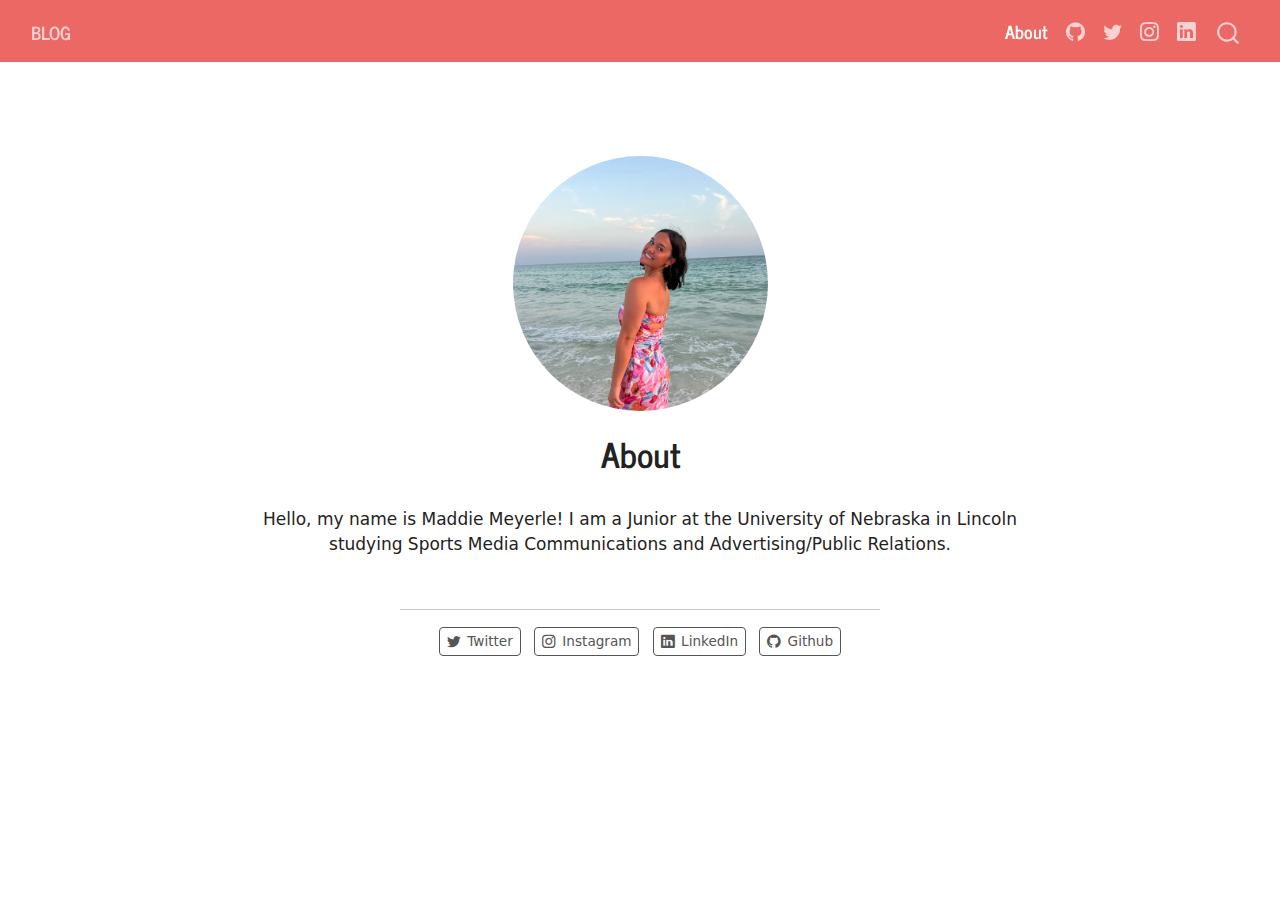
<file: about.html>
<!DOCTYPE html>
<html xmlns="http://www.w3.org/1999/xhtml" lang="en" xml:lang="en"><head>

<meta charset="utf-8">
<meta name="generator" content="quarto-1.6.32">

<meta name="viewport" content="width=device-width, initial-scale=1.0, user-scalable=yes">


<title>About – Blog</title>
<style>
code{white-space: pre-wrap;}
span.smallcaps{font-variant: small-caps;}
div.columns{display: flex; gap: min(4vw, 1.5em);}
div.column{flex: auto; overflow-x: auto;}
div.hanging-indent{margin-left: 1.5em; text-indent: -1.5em;}
ul.task-list{list-style: none;}
ul.task-list li input[type="checkbox"] {
  width: 0.8em;
  margin: 0 0.8em 0.2em -1em; /* quarto-specific, see https://github.com/quarto-dev/quarto-cli/issues/4556 */ 
  vertical-align: middle;
}
</style>


<script src="site_libs/quarto-nav/quarto-nav.js"></script>
<script src="site_libs/quarto-nav/headroom.min.js"></script>
<script src="site_libs/clipboard/clipboard.min.js"></script>
<script src="site_libs/quarto-search/autocomplete.umd.js"></script>
<script src="site_libs/quarto-search/fuse.min.js"></script>
<script src="site_libs/quarto-search/quarto-search.js"></script>
<meta name="quarto:offset" content="./">
<script src="site_libs/quarto-html/quarto.js"></script>
<script src="site_libs/quarto-html/popper.min.js"></script>
<script src="site_libs/quarto-html/tippy.umd.min.js"></script>
<link href="site_libs/quarto-html/tippy.css" rel="stylesheet">
<link href="site_libs/quarto-html/quarto-syntax-highlighting-2486e1f0a3ee9ee1fc393803a1361cdb.css" rel="stylesheet" id="quarto-text-highlighting-styles">
<script src="site_libs/bootstrap/bootstrap.min.js"></script>
<link href="site_libs/bootstrap/bootstrap-icons.css" rel="stylesheet">
<link href="site_libs/bootstrap/bootstrap-242f2c3f2da4ae9ed027c2b8bcdb8395.min.css" rel="stylesheet" append-hash="true" id="quarto-bootstrap" data-mode="light">
<script id="quarto-search-options" type="application/json">{
  "location": "navbar",
  "copy-button": false,
  "collapse-after": 3,
  "panel-placement": "end",
  "type": "overlay",
  "limit": 50,
  "keyboard-shortcut": [
    "f",
    "/",
    "s"
  ],
  "show-item-context": false,
  "language": {
    "search-no-results-text": "No results",
    "search-matching-documents-text": "matching documents",
    "search-copy-link-title": "Copy link to search",
    "search-hide-matches-text": "Hide additional matches",
    "search-more-match-text": "more match in this document",
    "search-more-matches-text": "more matches in this document",
    "search-clear-button-title": "Clear",
    "search-text-placeholder": "",
    "search-detached-cancel-button-title": "Cancel",
    "search-submit-button-title": "Submit",
    "search-label": "Search"
  }
}</script>


<link rel="stylesheet" href="styles.css">
</head>

<body class="nav-fixed fullcontent">

<div id="quarto-search-results"></div>
  <header id="quarto-header" class="headroom fixed-top">
    <nav class="navbar navbar-expand-lg " data-bs-theme="dark">
      <div class="navbar-container container-fluid">
      <div class="navbar-brand-container mx-auto">
    <a class="navbar-brand" href="./index.html">
    <span class="navbar-title">Blog</span>
    </a>
  </div>
            <div id="quarto-search" class="" title="Search"></div>
          <button class="navbar-toggler" type="button" data-bs-toggle="collapse" data-bs-target="#navbarCollapse" aria-controls="navbarCollapse" role="menu" aria-expanded="false" aria-label="Toggle navigation" onclick="if (window.quartoToggleHeadroom) { window.quartoToggleHeadroom(); }">
  <span class="navbar-toggler-icon"></span>
</button>
          <div class="collapse navbar-collapse" id="navbarCollapse">
            <ul class="navbar-nav navbar-nav-scroll ms-auto">
  <li class="nav-item">
    <a class="nav-link active" href="./about.html" aria-current="page"> 
<span class="menu-text">About</span></a>
  </li>  
  <li class="nav-item compact">
    <a class="nav-link" href="https://github.com/maddiemeyerle/"> <i class="bi bi-github" role="img">
</i> 
<span class="menu-text"></span></a>
  </li>  
  <li class="nav-item compact">
    <a class="nav-link" href="https://x.com/mad_meyerle"> <i class="bi bi-twitter" role="img">
</i> 
<span class="menu-text"></span></a>
  </li>  
  <li class="nav-item compact">
    <a class="nav-link" href="https://www.instagram.com/maddiemeyerle/"> <i class="bi bi-instagram" role="img">
</i> 
<span class="menu-text"></span></a>
  </li>  
  <li class="nav-item compact">
    <a class="nav-link" href="https://www.linkedin.com/in/madelyn-meyerle22/"> <i class="bi bi-linkedin" role="img">
</i> 
<span class="menu-text"></span></a>
  </li>  
</ul>
          </div> <!-- /navcollapse -->
            <div class="quarto-navbar-tools">
</div>
      </div> <!-- /container-fluid -->
    </nav>
</header>
<!-- content -->
<div id="quarto-content" class="quarto-container page-columns page-rows-contents page-layout-article page-navbar">
<!-- sidebar -->
<!-- margin-sidebar -->
    
<!-- main -->
<div class="quarto-about-jolla">
  <img src="headshot.jpg" class="about-image
  round " style="height: 15em; width: 15em;">
 <header id="title-block-header" class="quarto-title-block default">
<div class="quarto-title">
<h1 class="title">About</h1>
</div>
<div class="quarto-title-meta">
  </div>
</header><main class="content" id="quarto-document-content">
<p>Hello, my name is Maddie Meyerle! I am a Junior at the University of Nebraska in Lincoln studying Sports Media Communications and Advertising/Public Relations.</p>


</main> 
  <hr class="about-sep">
   <div class="about-links">
  <a href="https://x.com/mad_meyerle" class="about-link" rel="" target="">
    <i class="bi bi-twitter"></i>
     <span class="about-link-text">Twitter</span>
  </a>
  <a href="https://www.instagram.com/maddiemeyerle/" class="about-link" rel="" target="">
    <i class="bi bi-instagram"></i>
     <span class="about-link-text">Instagram</span>
  </a>
  <a href="https://www.linkedin.com/in/madelyn-meyerle22/" class="about-link" rel="" target="">
    <i class="bi bi-linkedin"></i>
     <span class="about-link-text">LinkedIn</span>
  </a>
  <a href="https://github.com/maddiemeyerle/" class="about-link" rel="" target="">
    <i class="bi bi-github"></i>
     <span class="about-link-text">Github</span>
  </a>
</div>
</div>
 <!-- /main -->
<script id="quarto-html-after-body" type="application/javascript">
window.document.addEventListener("DOMContentLoaded", function (event) {
  const toggleBodyColorMode = (bsSheetEl) => {
    const mode = bsSheetEl.getAttribute("data-mode");
    const bodyEl = window.document.querySelector("body");
    if (mode === "dark") {
      bodyEl.classList.add("quarto-dark");
      bodyEl.classList.remove("quarto-light");
    } else {
      bodyEl.classList.add("quarto-light");
      bodyEl.classList.remove("quarto-dark");
    }
  }
  const toggleBodyColorPrimary = () => {
    const bsSheetEl = window.document.querySelector("link#quarto-bootstrap");
    if (bsSheetEl) {
      toggleBodyColorMode(bsSheetEl);
    }
  }
  toggleBodyColorPrimary();  
  const isCodeAnnotation = (el) => {
    for (const clz of el.classList) {
      if (clz.startsWith('code-annotation-')) {                     
        return true;
      }
    }
    return false;
  }
  const onCopySuccess = function(e) {
    // button target
    const button = e.trigger;
    // don't keep focus
    button.blur();
    // flash "checked"
    button.classList.add('code-copy-button-checked');
    var currentTitle = button.getAttribute("title");
    button.setAttribute("title", "Copied!");
    let tooltip;
    if (window.bootstrap) {
      button.setAttribute("data-bs-toggle", "tooltip");
      button.setAttribute("data-bs-placement", "left");
      button.setAttribute("data-bs-title", "Copied!");
      tooltip = new bootstrap.Tooltip(button, 
        { trigger: "manual", 
          customClass: "code-copy-button-tooltip",
          offset: [0, -8]});
      tooltip.show();    
    }
    setTimeout(function() {
      if (tooltip) {
        tooltip.hide();
        button.removeAttribute("data-bs-title");
        button.removeAttribute("data-bs-toggle");
        button.removeAttribute("data-bs-placement");
      }
      button.setAttribute("title", currentTitle);
      button.classList.remove('code-copy-button-checked');
    }, 1000);
    // clear code selection
    e.clearSelection();
  }
  const getTextToCopy = function(trigger) {
      const codeEl = trigger.previousElementSibling.cloneNode(true);
      for (const childEl of codeEl.children) {
        if (isCodeAnnotation(childEl)) {
          childEl.remove();
        }
      }
      return codeEl.innerText;
  }
  const clipboard = new window.ClipboardJS('.code-copy-button:not([data-in-quarto-modal])', {
    text: getTextToCopy
  });
  clipboard.on('success', onCopySuccess);
  if (window.document.getElementById('quarto-embedded-source-code-modal')) {
    // For code content inside modals, clipBoardJS needs to be initialized with a container option
    // TODO: Check when it could be a function (https://github.com/zenorocha/clipboard.js/issues/860)
    const clipboardModal = new window.ClipboardJS('.code-copy-button[data-in-quarto-modal]', {
      text: getTextToCopy,
      container: window.document.getElementById('quarto-embedded-source-code-modal')
    });
    clipboardModal.on('success', onCopySuccess);
  }
    var localhostRegex = new RegExp(/^(?:http|https):\/\/localhost\:?[0-9]*\//);
    var mailtoRegex = new RegExp(/^mailto:/);
      var filterRegex = new RegExp('/' + window.location.host + '/');
    var isInternal = (href) => {
        return filterRegex.test(href) || localhostRegex.test(href) || mailtoRegex.test(href);
    }
    // Inspect non-navigation links and adorn them if external
 	var links = window.document.querySelectorAll('a[href]:not(.nav-link):not(.navbar-brand):not(.toc-action):not(.sidebar-link):not(.sidebar-item-toggle):not(.pagination-link):not(.no-external):not([aria-hidden]):not(.dropdown-item):not(.quarto-navigation-tool):not(.about-link)');
    for (var i=0; i<links.length; i++) {
      const link = links[i];
      if (!isInternal(link.href)) {
        // undo the damage that might have been done by quarto-nav.js in the case of
        // links that we want to consider external
        if (link.dataset.originalHref !== undefined) {
          link.href = link.dataset.originalHref;
        }
      }
    }
  function tippyHover(el, contentFn, onTriggerFn, onUntriggerFn) {
    const config = {
      allowHTML: true,
      maxWidth: 500,
      delay: 100,
      arrow: false,
      appendTo: function(el) {
          return el.parentElement;
      },
      interactive: true,
      interactiveBorder: 10,
      theme: 'quarto',
      placement: 'bottom-start',
    };
    if (contentFn) {
      config.content = contentFn;
    }
    if (onTriggerFn) {
      config.onTrigger = onTriggerFn;
    }
    if (onUntriggerFn) {
      config.onUntrigger = onUntriggerFn;
    }
    window.tippy(el, config); 
  }
  const noterefs = window.document.querySelectorAll('a[role="doc-noteref"]');
  for (var i=0; i<noterefs.length; i++) {
    const ref = noterefs[i];
    tippyHover(ref, function() {
      // use id or data attribute instead here
      let href = ref.getAttribute('data-footnote-href') || ref.getAttribute('href');
      try { href = new URL(href).hash; } catch {}
      const id = href.replace(/^#\/?/, "");
      const note = window.document.getElementById(id);
      if (note) {
        return note.innerHTML;
      } else {
        return "";
      }
    });
  }
  const xrefs = window.document.querySelectorAll('a.quarto-xref');
  const processXRef = (id, note) => {
    // Strip column container classes
    const stripColumnClz = (el) => {
      el.classList.remove("page-full", "page-columns");
      if (el.children) {
        for (const child of el.children) {
          stripColumnClz(child);
        }
      }
    }
    stripColumnClz(note)
    if (id === null || id.startsWith('sec-')) {
      // Special case sections, only their first couple elements
      const container = document.createElement("div");
      if (note.children && note.children.length > 2) {
        container.appendChild(note.children[0].cloneNode(true));
        for (let i = 1; i < note.children.length; i++) {
          const child = note.children[i];
          if (child.tagName === "P" && child.innerText === "") {
            continue;
          } else {
            container.appendChild(child.cloneNode(true));
            break;
          }
        }
        if (window.Quarto?.typesetMath) {
          window.Quarto.typesetMath(container);
        }
        return container.innerHTML
      } else {
        if (window.Quarto?.typesetMath) {
          window.Quarto.typesetMath(note);
        }
        return note.innerHTML;
      }
    } else {
      // Remove any anchor links if they are present
      const anchorLink = note.querySelector('a.anchorjs-link');
      if (anchorLink) {
        anchorLink.remove();
      }
      if (window.Quarto?.typesetMath) {
        window.Quarto.typesetMath(note);
      }
      // TODO in 1.5, we should make sure this works without a callout special case
      if (note.classList.contains("callout")) {
        return note.outerHTML;
      } else {
        return note.innerHTML;
      }
    }
  }
  for (var i=0; i<xrefs.length; i++) {
    const xref = xrefs[i];
    tippyHover(xref, undefined, function(instance) {
      instance.disable();
      let url = xref.getAttribute('href');
      let hash = undefined; 
      if (url.startsWith('#')) {
        hash = url;
      } else {
        try { hash = new URL(url).hash; } catch {}
      }
      if (hash) {
        const id = hash.replace(/^#\/?/, "");
        const note = window.document.getElementById(id);
        if (note !== null) {
          try {
            const html = processXRef(id, note.cloneNode(true));
            instance.setContent(html);
          } finally {
            instance.enable();
            instance.show();
          }
        } else {
          // See if we can fetch this
          fetch(url.split('#')[0])
          .then(res => res.text())
          .then(html => {
            const parser = new DOMParser();
            const htmlDoc = parser.parseFromString(html, "text/html");
            const note = htmlDoc.getElementById(id);
            if (note !== null) {
              const html = processXRef(id, note);
              instance.setContent(html);
            } 
          }).finally(() => {
            instance.enable();
            instance.show();
          });
        }
      } else {
        // See if we can fetch a full url (with no hash to target)
        // This is a special case and we should probably do some content thinning / targeting
        fetch(url)
        .then(res => res.text())
        .then(html => {
          const parser = new DOMParser();
          const htmlDoc = parser.parseFromString(html, "text/html");
          const note = htmlDoc.querySelector('main.content');
          if (note !== null) {
            // This should only happen for chapter cross references
            // (since there is no id in the URL)
            // remove the first header
            if (note.children.length > 0 && note.children[0].tagName === "HEADER") {
              note.children[0].remove();
            }
            const html = processXRef(null, note);
            instance.setContent(html);
          } 
        }).finally(() => {
          instance.enable();
          instance.show();
        });
      }
    }, function(instance) {
    });
  }
      let selectedAnnoteEl;
      const selectorForAnnotation = ( cell, annotation) => {
        let cellAttr = 'data-code-cell="' + cell + '"';
        let lineAttr = 'data-code-annotation="' +  annotation + '"';
        const selector = 'span[' + cellAttr + '][' + lineAttr + ']';
        return selector;
      }
      const selectCodeLines = (annoteEl) => {
        const doc = window.document;
        const targetCell = annoteEl.getAttribute("data-target-cell");
        const targetAnnotation = annoteEl.getAttribute("data-target-annotation");
        const annoteSpan = window.document.querySelector(selectorForAnnotation(targetCell, targetAnnotation));
        const lines = annoteSpan.getAttribute("data-code-lines").split(",");
        const lineIds = lines.map((line) => {
          return targetCell + "-" + line;
        })
        let top = null;
        let height = null;
        let parent = null;
        if (lineIds.length > 0) {
            //compute the position of the single el (top and bottom and make a div)
            const el = window.document.getElementById(lineIds[0]);
            top = el.offsetTop;
            height = el.offsetHeight;
            parent = el.parentElement.parentElement;
          if (lineIds.length > 1) {
            const lastEl = window.document.getElementById(lineIds[lineIds.length - 1]);
            const bottom = lastEl.offsetTop + lastEl.offsetHeight;
            height = bottom - top;
          }
          if (top !== null && height !== null && parent !== null) {
            // cook up a div (if necessary) and position it 
            let div = window.document.getElementById("code-annotation-line-highlight");
            if (div === null) {
              div = window.document.createElement("div");
              div.setAttribute("id", "code-annotation-line-highlight");
              div.style.position = 'absolute';
              parent.appendChild(div);
            }
            div.style.top = top - 2 + "px";
            div.style.height = height + 4 + "px";
            div.style.left = 0;
            let gutterDiv = window.document.getElementById("code-annotation-line-highlight-gutter");
            if (gutterDiv === null) {
              gutterDiv = window.document.createElement("div");
              gutterDiv.setAttribute("id", "code-annotation-line-highlight-gutter");
              gutterDiv.style.position = 'absolute';
              const codeCell = window.document.getElementById(targetCell);
              const gutter = codeCell.querySelector('.code-annotation-gutter');
              gutter.appendChild(gutterDiv);
            }
            gutterDiv.style.top = top - 2 + "px";
            gutterDiv.style.height = height + 4 + "px";
          }
          selectedAnnoteEl = annoteEl;
        }
      };
      const unselectCodeLines = () => {
        const elementsIds = ["code-annotation-line-highlight", "code-annotation-line-highlight-gutter"];
        elementsIds.forEach((elId) => {
          const div = window.document.getElementById(elId);
          if (div) {
            div.remove();
          }
        });
        selectedAnnoteEl = undefined;
      };
        // Handle positioning of the toggle
    window.addEventListener(
      "resize",
      throttle(() => {
        elRect = undefined;
        if (selectedAnnoteEl) {
          selectCodeLines(selectedAnnoteEl);
        }
      }, 10)
    );
    function throttle(fn, ms) {
    let throttle = false;
    let timer;
      return (...args) => {
        if(!throttle) { // first call gets through
            fn.apply(this, args);
            throttle = true;
        } else { // all the others get throttled
            if(timer) clearTimeout(timer); // cancel #2
            timer = setTimeout(() => {
              fn.apply(this, args);
              timer = throttle = false;
            }, ms);
        }
      };
    }
      // Attach click handler to the DT
      const annoteDls = window.document.querySelectorAll('dt[data-target-cell]');
      for (const annoteDlNode of annoteDls) {
        annoteDlNode.addEventListener('click', (event) => {
          const clickedEl = event.target;
          if (clickedEl !== selectedAnnoteEl) {
            unselectCodeLines();
            const activeEl = window.document.querySelector('dt[data-target-cell].code-annotation-active');
            if (activeEl) {
              activeEl.classList.remove('code-annotation-active');
            }
            selectCodeLines(clickedEl);
            clickedEl.classList.add('code-annotation-active');
          } else {
            // Unselect the line
            unselectCodeLines();
            clickedEl.classList.remove('code-annotation-active');
          }
        });
      }
  const findCites = (el) => {
    const parentEl = el.parentElement;
    if (parentEl) {
      const cites = parentEl.dataset.cites;
      if (cites) {
        return {
          el,
          cites: cites.split(' ')
        };
      } else {
        return findCites(el.parentElement)
      }
    } else {
      return undefined;
    }
  };
  var bibliorefs = window.document.querySelectorAll('a[role="doc-biblioref"]');
  for (var i=0; i<bibliorefs.length; i++) {
    const ref = bibliorefs[i];
    const citeInfo = findCites(ref);
    if (citeInfo) {
      tippyHover(citeInfo.el, function() {
        var popup = window.document.createElement('div');
        citeInfo.cites.forEach(function(cite) {
          var citeDiv = window.document.createElement('div');
          citeDiv.classList.add('hanging-indent');
          citeDiv.classList.add('csl-entry');
          var biblioDiv = window.document.getElementById('ref-' + cite);
          if (biblioDiv) {
            citeDiv.innerHTML = biblioDiv.innerHTML;
          }
          popup.appendChild(citeDiv);
        });
        return popup.innerHTML;
      });
    }
  }
});
</script>
</div> <!-- /content -->




</body></html>
</file>
<file: site_libs/quarto-html/tippy.css>
.tippy-box[data-animation=fade][data-state=hidden]{opacity:0}[data-tippy-root]{max-width:calc(100vw - 10px)}.tippy-box{position:relative;background-color:#333;color:#fff;border-radius:4px;font-size:14px;line-height:1.4;white-space:normal;outline:0;transition-property:transform,visibility,opacity}.tippy-box[data-placement^=top]>.tippy-arrow{bottom:0}.tippy-box[data-placement^=top]>.tippy-arrow:before{bottom:-7px;left:0;border-width:8px 8px 0;border-top-color:initial;transform-origin:center top}.tippy-box[data-placement^=bottom]>.tippy-arrow{top:0}.tippy-box[data-placement^=bottom]>.tippy-arrow:before{top:-7px;left:0;border-width:0 8px 8px;border-bottom-color:initial;transform-origin:center bottom}.tippy-box[data-placement^=left]>.tippy-arrow{right:0}.tippy-box[data-placement^=left]>.tippy-arrow:before{border-width:8px 0 8px 8px;border-left-color:initial;right:-7px;transform-origin:center left}.tippy-box[data-placement^=right]>.tippy-arrow{left:0}.tippy-box[data-placement^=right]>.tippy-arrow:before{left:-7px;border-width:8px 8px 8px 0;border-right-color:initial;transform-origin:center right}.tippy-box[data-inertia][data-state=visible]{transition-timing-function:cubic-bezier(.54,1.5,.38,1.11)}.tippy-arrow{width:16px;height:16px;color:#333}.tippy-arrow:before{content:"";position:absolute;border-color:transparent;border-style:solid}.tippy-content{position:relative;padding:5px 9px;z-index:1}
</file>
<file: site_libs/quarto-html/quarto-syntax-highlighting-2486e1f0a3ee9ee1fc393803a1361cdb.css>
/* quarto syntax highlight colors */
:root {
  --quarto-hl-ot-color: #003B4F;
  --quarto-hl-at-color: #657422;
  --quarto-hl-ss-color: #20794D;
  --quarto-hl-an-color: #5E5E5E;
  --quarto-hl-fu-color: #4758AB;
  --quarto-hl-st-color: #20794D;
  --quarto-hl-cf-color: #003B4F;
  --quarto-hl-op-color: #5E5E5E;
  --quarto-hl-er-color: #AD0000;
  --quarto-hl-bn-color: #AD0000;
  --quarto-hl-al-color: #AD0000;
  --quarto-hl-va-color: #111111;
  --quarto-hl-bu-color: inherit;
  --quarto-hl-ex-color: inherit;
  --quarto-hl-pp-color: #AD0000;
  --quarto-hl-in-color: #5E5E5E;
  --quarto-hl-vs-color: #20794D;
  --quarto-hl-wa-color: #5E5E5E;
  --quarto-hl-do-color: #5E5E5E;
  --quarto-hl-im-color: #00769E;
  --quarto-hl-ch-color: #20794D;
  --quarto-hl-dt-color: #AD0000;
  --quarto-hl-fl-color: #AD0000;
  --quarto-hl-co-color: #5E5E5E;
  --quarto-hl-cv-color: #5E5E5E;
  --quarto-hl-cn-color: #8f5902;
  --quarto-hl-sc-color: #5E5E5E;
  --quarto-hl-dv-color: #AD0000;
  --quarto-hl-kw-color: #003B4F;
}

/* other quarto variables */
:root {
  --quarto-font-monospace: SFMono-Regular, Menlo, Monaco, Consolas, "Liberation Mono", "Courier New", monospace;
}

pre > code.sourceCode > span {
  color: #003B4F;
}

code span {
  color: #003B4F;
}

code.sourceCode > span {
  color: #003B4F;
}

div.sourceCode,
div.sourceCode pre.sourceCode {
  color: #003B4F;
}

code span.ot {
  color: #003B4F;
  font-style: inherit;
}

code span.at {
  color: #657422;
  font-style: inherit;
}

code span.ss {
  color: #20794D;
  font-style: inherit;
}

code span.an {
  color: #5E5E5E;
  font-style: inherit;
}

code span.fu {
  color: #4758AB;
  font-style: inherit;
}

code span.st {
  color: #20794D;
  font-style: inherit;
}

code span.cf {
  color: #003B4F;
  font-weight: bold;
  font-style: inherit;
}

code span.op {
  color: #5E5E5E;
  font-style: inherit;
}

code span.er {
  color: #AD0000;
  font-style: inherit;
}

code span.bn {
  color: #AD0000;
  font-style: inherit;
}

code span.al {
  color: #AD0000;
  font-style: inherit;
}

code span.va {
  color: #111111;
  font-style: inherit;
}

code span.bu {
  font-style: inherit;
}

code span.ex {
  font-style: inherit;
}

code span.pp {
  color: #AD0000;
  font-style: inherit;
}

code span.in {
  color: #5E5E5E;
  font-style: inherit;
}

code span.vs {
  color: #20794D;
  font-style: inherit;
}

code span.wa {
  color: #5E5E5E;
  font-style: italic;
}

code span.do {
  color: #5E5E5E;
  font-style: italic;
}

code span.im {
  color: #00769E;
  font-style: inherit;
}

code span.ch {
  color: #20794D;
  font-style: inherit;
}

code span.dt {
  color: #AD0000;
  font-style: inherit;
}

code span.fl {
  color: #AD0000;
  font-style: inherit;
}

code span.co {
  color: #5E5E5E;
  font-style: inherit;
}

code span.cv {
  color: #5E5E5E;
  font-style: italic;
}

code span.cn {
  color: #8f5902;
  font-style: inherit;
}

code span.sc {
  color: #5E5E5E;
  font-style: inherit;
}

code span.dv {
  color: #AD0000;
  font-style: inherit;
}

code span.kw {
  color: #003B4F;
  font-weight: bold;
  font-style: inherit;
}

.prevent-inlining {
  content: "</";
}

/*# sourceMappingURL=b94514f873b6ebc3b38fab26346a7c13.css.map */
</file>
<file: styles.css>
/* css styles */
</file>
